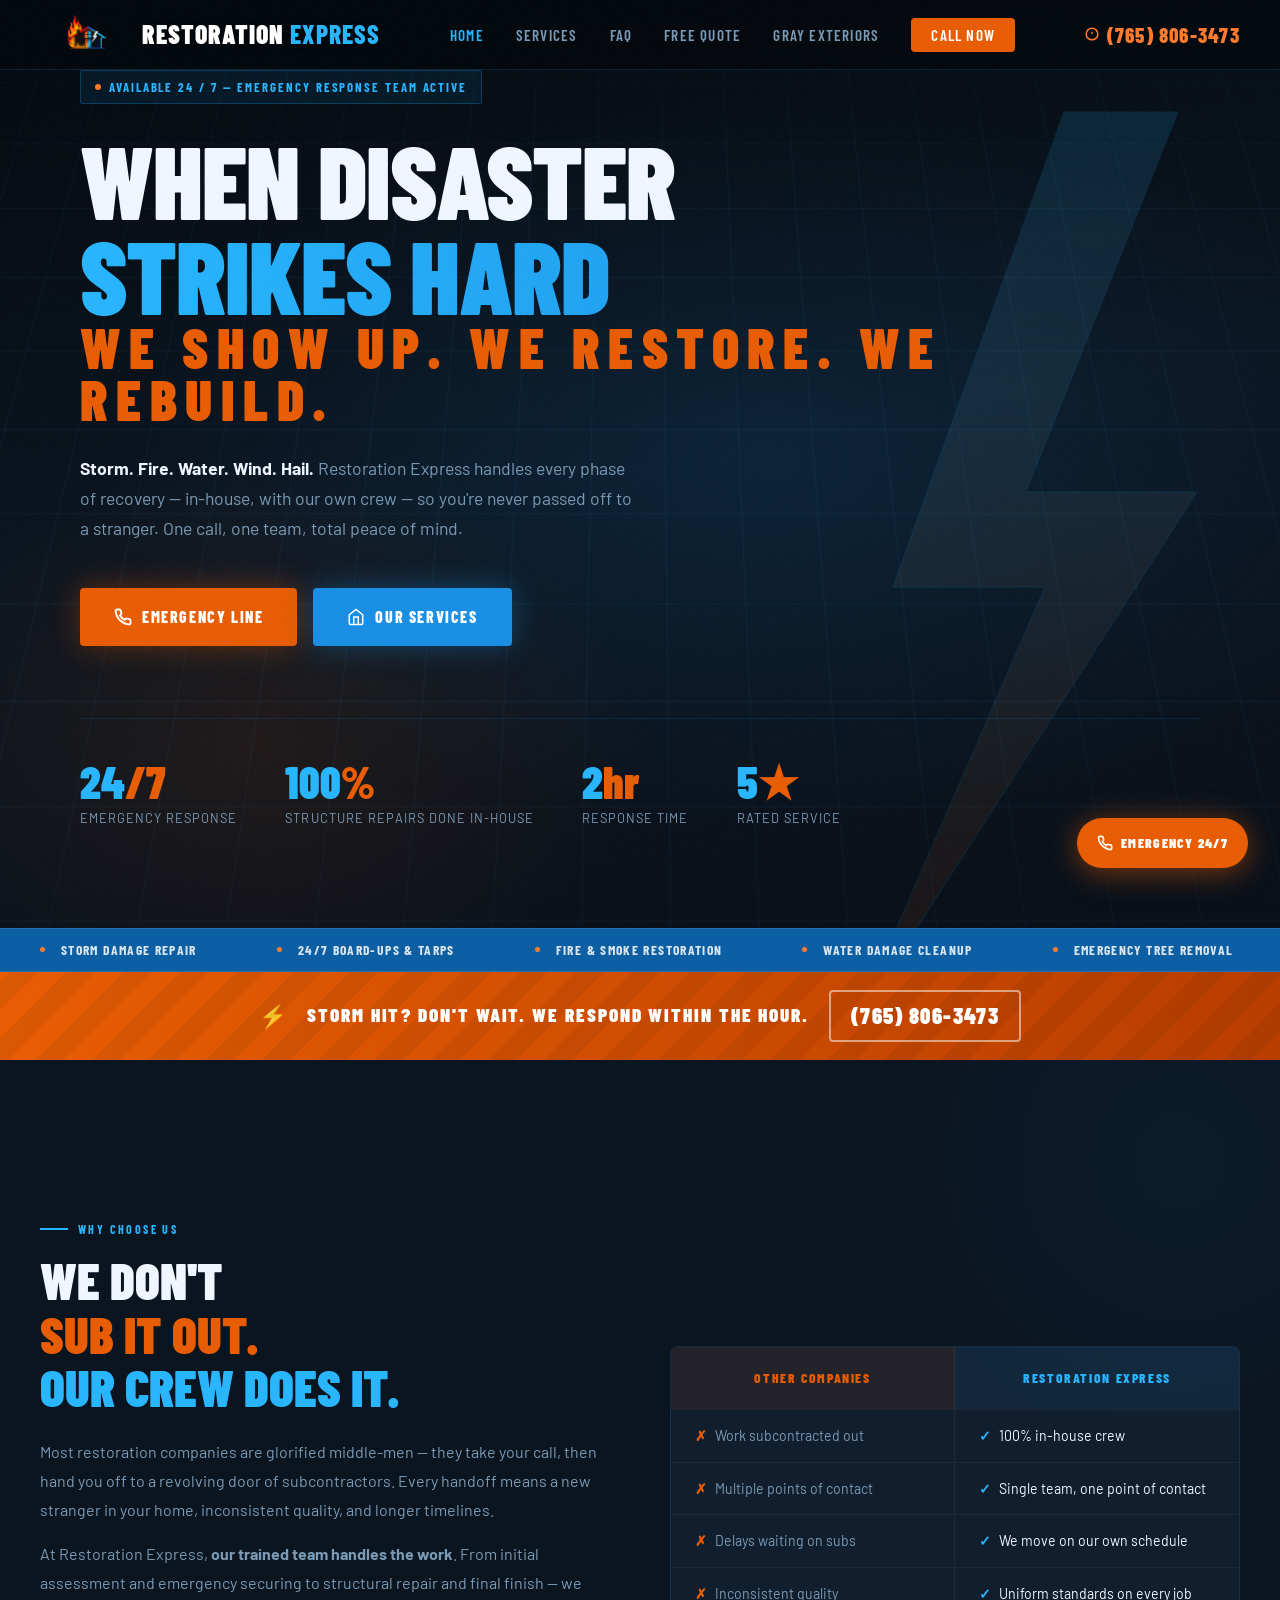
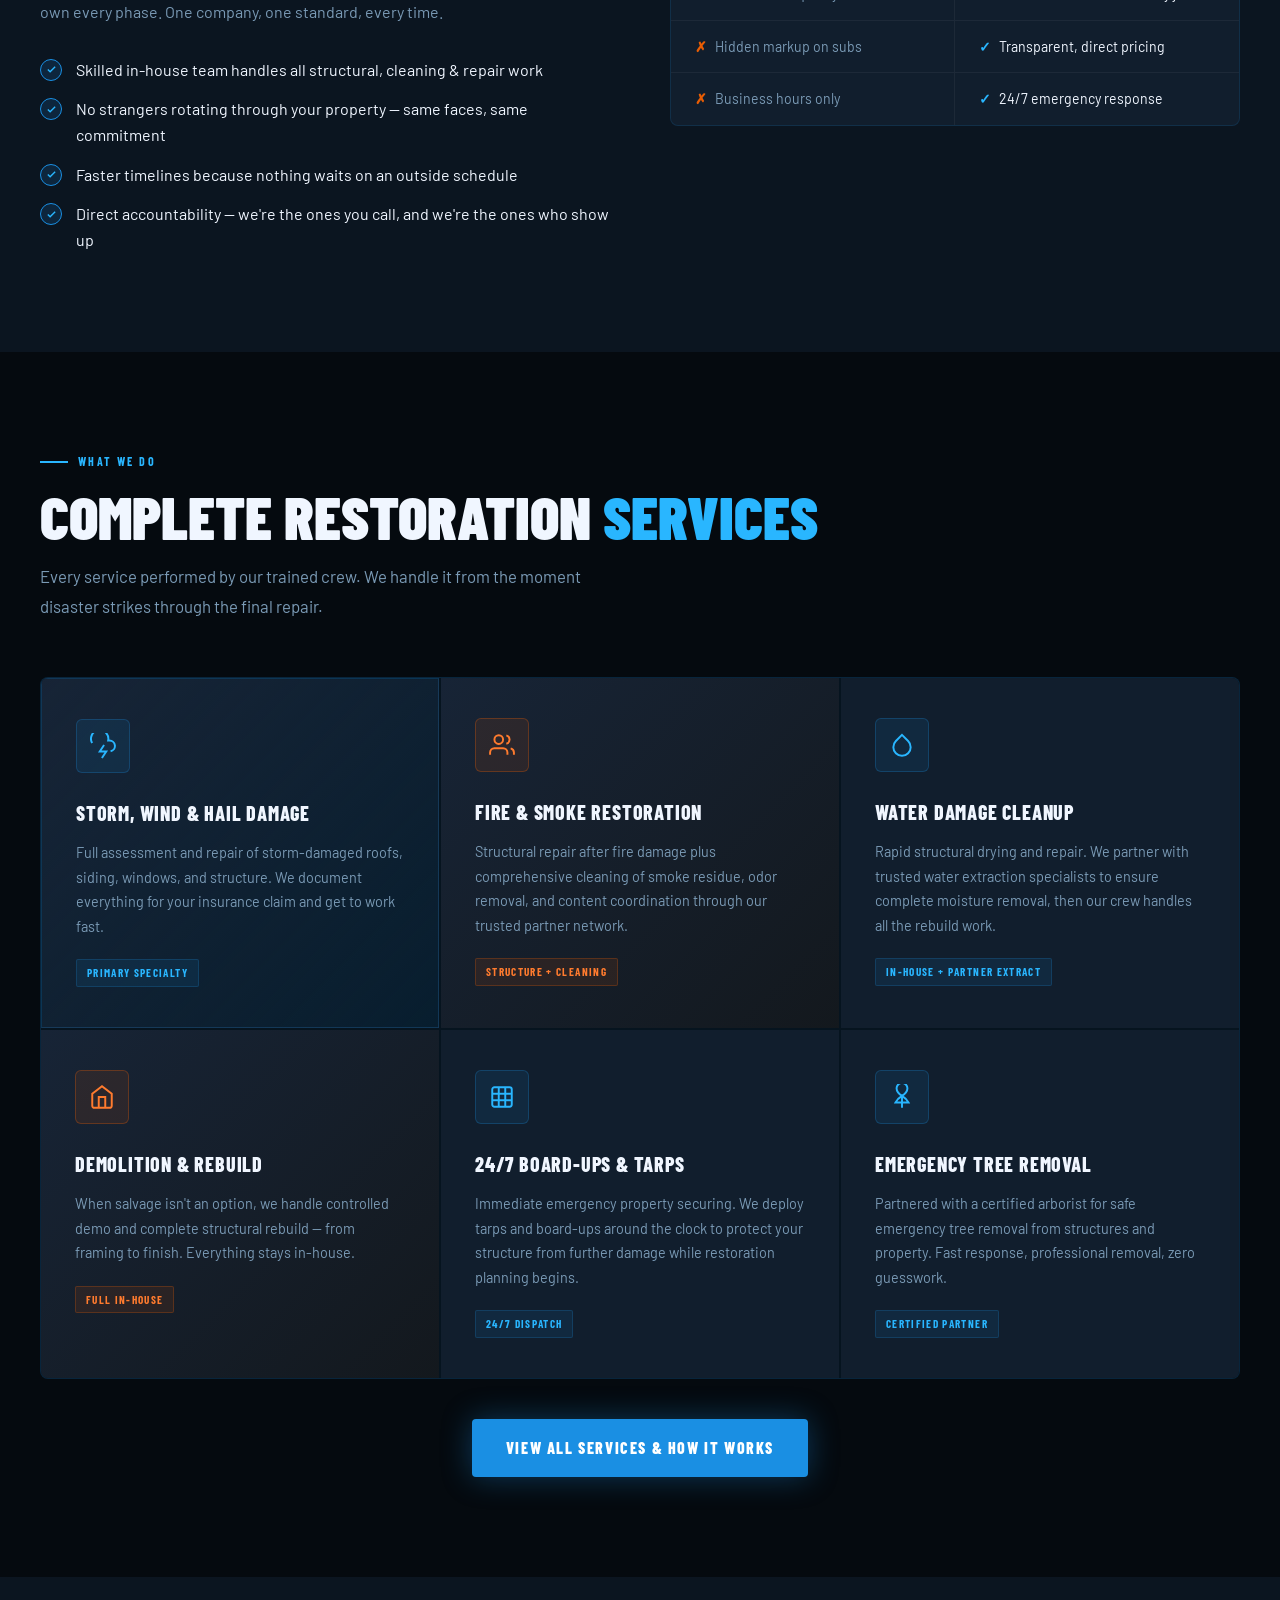
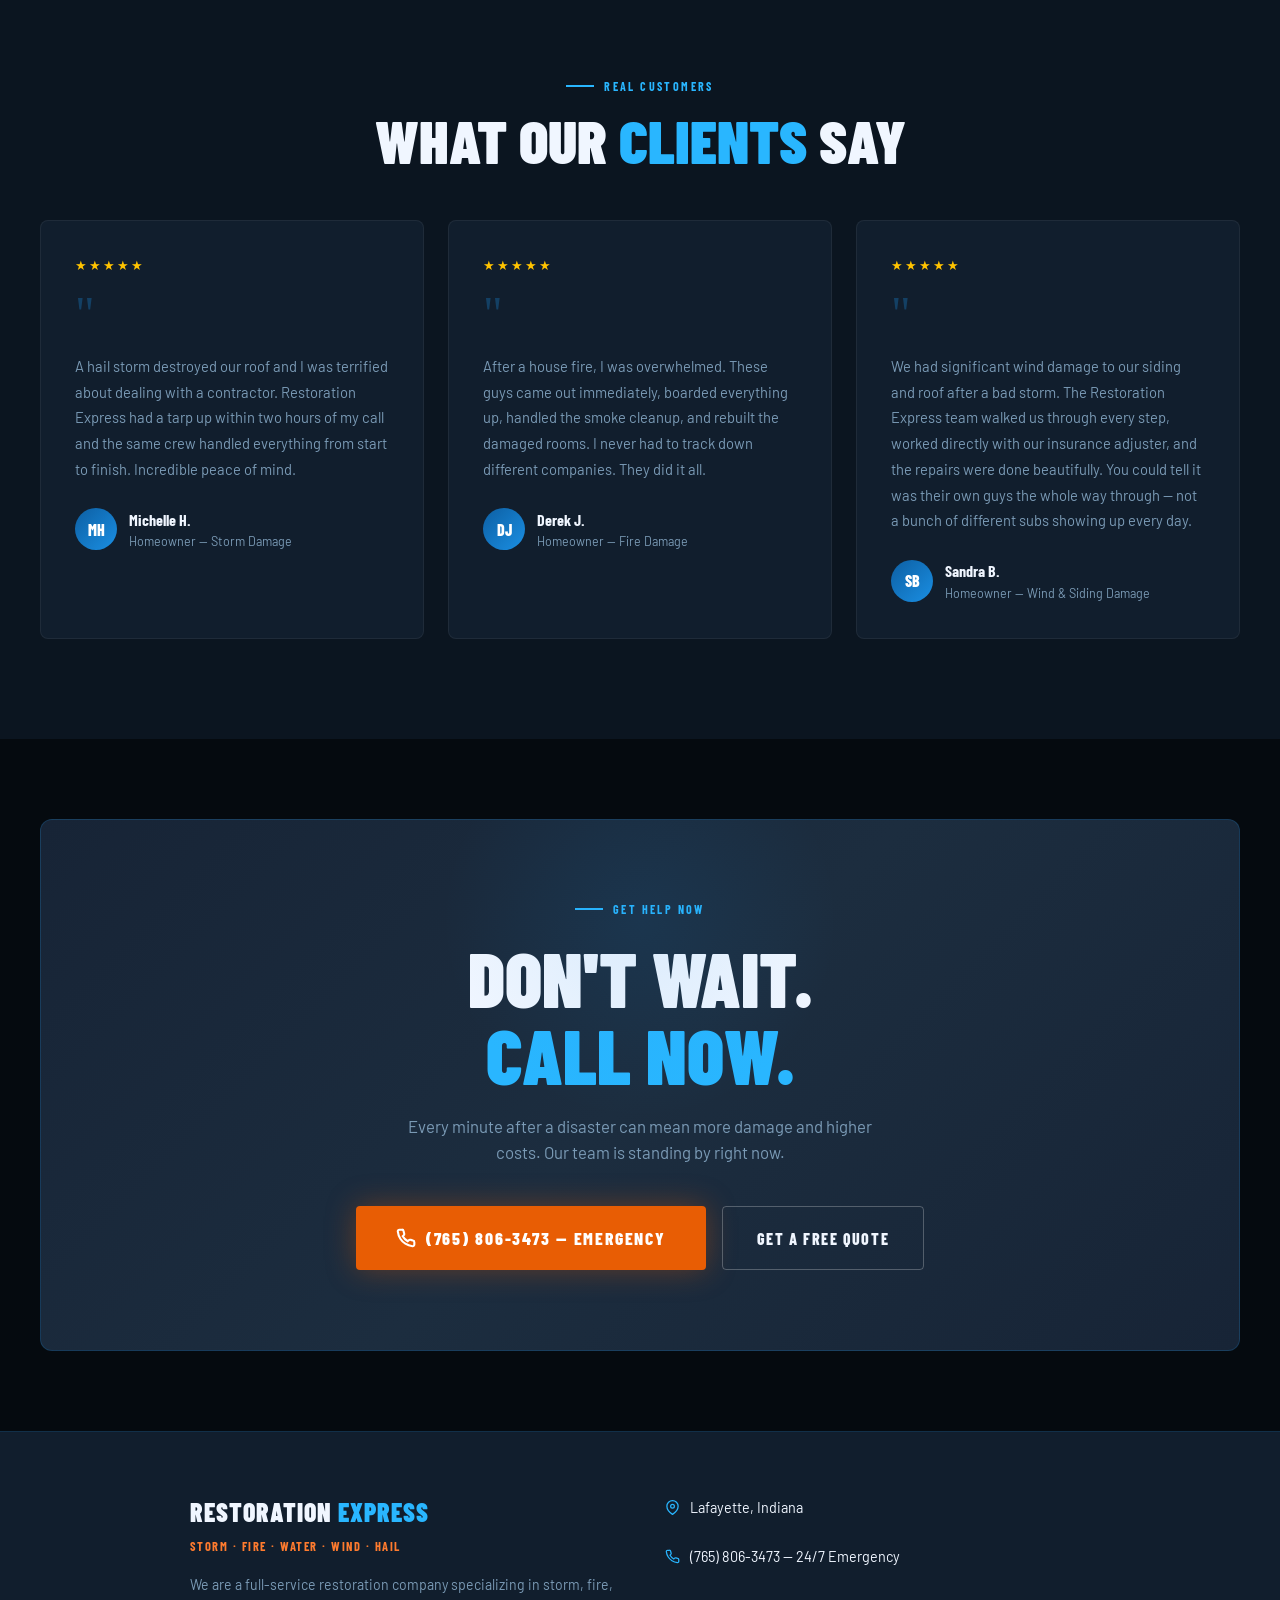
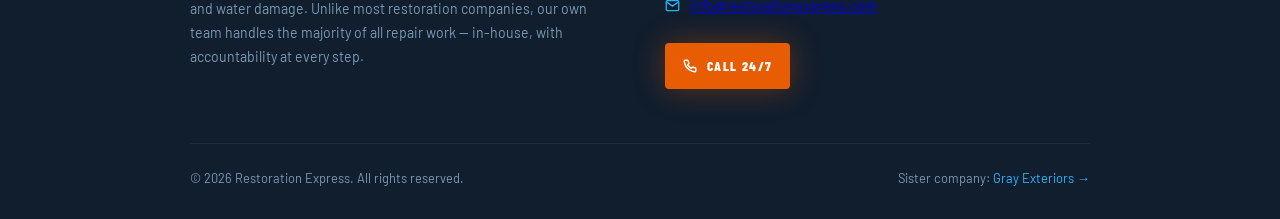
<file: index.html>
<!DOCTYPE html>
<html lang="en">
<head>
  <meta charset="UTF-8" />
  <meta name="viewport" content="width=device-width, initial-scale=1.0" />
  <title>Restoration Express | Storm, Fire & Water Damage Repair — Lafayette, Indiana</title>

  <!-- Primary SEO -->
  <meta name="description" content="Restoration Express is Lafayette Indiana's 24/7 storm, fire & water damage restoration company. 100% in-house crew — no subs. Emergency board-ups, fire & smoke restoration, water damage cleanup, hail & wind repair. 2-hour response. Call (765) 806-3473." />
  <meta name="robots" content="index, follow, max-snippet:-1, max-image-preview:large, max-video-preview:-1" />
  <meta name="author" content="Restoration Express" />
  <meta name="geo.region" content="US-IN" />
  <meta name="geo.placename" content="Lafayette, Indiana" />

  <!-- Open Graph -->
  <meta property="og:type" content="website" />
  <meta property="og:site_name" content="Restoration Express" />
  <meta property="og:title" content="Restoration Express | Storm, Fire & Water Damage Experts — Lafayette, Indiana" />
  <meta property="og:description" content="Lafayette Indiana's 24/7 restoration experts. 100% in-house crew handles storm, fire, water, hail & wind damage from first call to final finish. (765) 806-3473" />
  <meta property="og:image" content="https://restorationexpress.com/RE%20Logo.png" />
  <meta property="og:image:alt" content="Restoration Express Logo" />

  <!-- Twitter Card -->
  <meta name="twitter:card" content="summary_large_image" />
  <meta name="twitter:title" content="Restoration Express | Storm, Fire & Water Damage — Lafayette, Indiana" />
  <meta name="twitter:description" content="Lafayette Indiana's 24/7 restoration experts. 100% in-house crew. Storm, fire, water, hail & wind damage. 2-hour response. (765) 806-3473" />
  <meta name="twitter:image" content="https://restorationexpress.com/RE%20Logo.png" />

  <!-- Favicon -->
  <link rel="icon" type="image/svg+xml" href="favicon.svg" />
  <link rel="sitemap" type="application/xml" href="/sitemap.xml" />
  <link rel="canonical" href="https://restorationexpress.com/" />

  <!-- JSON-LD Structured Data -->
  <script type="application/ld+json">
  {
    "@context": "https://schema.org",
    "@graph": [
      {
        "@type": "LocalBusiness",
        "@id": "#business",
        "name": "Restoration Express",
        "description": "Full-service storm, fire, and water damage restoration company. 100% in-house crew handles every phase of recovery — emergency securing through complete structural rebuild.",
        "telephone": "+17658063473",
        "email": "info@restorationexpress.com",
        "url": "https://restorationexpress.com",
        "logo": "https://restorationexpress.com/RE%20Logo.png",
        "image": "https://restorationexpress.com/RE%20Logo.png",
        "priceRange": "$$",
        "openingHours": "Mo-Su 00:00-24:00",
        "address": {
          "@type": "PostalAddress",
          "addressLocality": "Lafayette",
          "addressRegion": "IN",
          "addressCountry": "US"
        },
        "areaServed": [
          { "@type": "City", "name": "Lafayette, Indiana" },
          { "@type": "City", "name": "West Lafayette, Indiana" },
          { "@type": "State", "name": "Indiana" }
        ],
        "hasOfferCatalog": {
          "@type": "OfferCatalog",
          "name": "Restoration Services",
          "itemListElement": [
            { "@type": "Offer", "itemOffered": { "@type": "Service", "name": "Storm, Wind & Hail Damage Repair" } },
            { "@type": "Offer", "itemOffered": { "@type": "Service", "name": "Fire & Smoke Restoration" } },
            { "@type": "Offer", "itemOffered": { "@type": "Service", "name": "Water Damage Cleanup" } },
            { "@type": "Offer", "itemOffered": { "@type": "Service", "name": "Demolition & Rebuild" } },
            { "@type": "Offer", "itemOffered": { "@type": "Service", "name": "24/7 Emergency Board-Ups & Tarps" } },
            { "@type": "Offer", "itemOffered": { "@type": "Service", "name": "Emergency Tree Removal" } }
          ]
        },
        "aggregateRating": {
          "@type": "AggregateRating",
          "ratingValue": "5",
          "bestRating": "5",
          "reviewCount": "3"
        },
        "review": [
          {
            "@type": "Review",
            "author": { "@type": "Person", "name": "Michelle H." },
            "reviewRating": { "@type": "Rating", "ratingValue": "5", "bestRating": "5" },
            "reviewBody": "A hail storm destroyed our roof and I was terrified about dealing with a contractor. Restoration Express had a tarp up within two hours of my call and the same crew handled everything from start to finish. Incredible peace of mind."
          },
          {
            "@type": "Review",
            "author": { "@type": "Person", "name": "Derek J." },
            "reviewRating": { "@type": "Rating", "ratingValue": "5", "bestRating": "5" },
            "reviewBody": "After a house fire, I was overwhelmed. These guys came out immediately, boarded everything up, handled the smoke cleanup, and rebuilt the damaged rooms. I never had to track down different companies. They did it all."
          },
          {
            "@type": "Review",
            "author": { "@type": "Person", "name": "Sandra B." },
            "reviewRating": { "@type": "Rating", "ratingValue": "5", "bestRating": "5" },
            "reviewBody": "We had significant wind damage to our siding and roof after a bad storm. The Restoration Express team walked us through every step, worked directly with our insurance adjuster, and the repairs were done beautifully."
          }
        ]
      },
      {
        "@type": "WebSite",
        "name": "Restoration Express",
        "url": "https://restorationexpress.com"
      }
    ]
  }
  </script>

  <link rel="preconnect" href="https://fonts.googleapis.com" />
  <link rel="preconnect" href="https://fonts.gstatic.com" crossorigin />
  <link href="https://fonts.googleapis.com/css2?family=Barlow+Condensed:wght@400;600;700;800;900&family=Barlow:wght@300;400;500;600&family=Oswald:wght@700&display=swap" rel="stylesheet" />
  <link rel="stylesheet" href="styles.css" />

  <style>
    /* ─────────────── HERO (homepage only) ─────────────── */
    #hero {
      min-height: 100vh;
      position: relative;
      display: flex;
      align-items: center;
      overflow: hidden;
      padding-top: 70px;
    }

    .hero-bg {
      position: absolute;
      inset: 0;
      background: radial-gradient(ellipse 80% 60% at 60% 50%, rgba(26,143,227,0.12) 0%, transparent 65%),
                  radial-gradient(ellipse 50% 50% at 20% 80%, rgba(232,93,4,0.10) 0%, transparent 60%),
                  linear-gradient(170deg, #050a0f 0%, #0b1520 50%, #0a1019 100%);
    }

    .hero-grid {
      position: absolute;
      inset: 0;
      background-image:
        linear-gradient(rgba(26,143,227,0.06) 1px, transparent 1px),
        linear-gradient(90deg, rgba(26,143,227,0.06) 1px, transparent 1px);
      background-size: 60px 60px;
      transform: perspective(900px) rotateX(25deg) translateY(-10%);
      transform-origin: center top;
      mask-image: linear-gradient(to bottom, transparent 0%, black 30%, black 70%, transparent 100%);
    }

    .hero-lightning {
      position: absolute;
      right: 5%;
      top: 10%;
      width: 380px;
      opacity: 0.18;
      animation: flicker 4s ease-in-out infinite;
    }

    .hero-content {
      position: relative;
      z-index: 2;
      max-width: 1200px;
      margin: 0 auto;
      padding: 0 40px;
      width: 100%;
    }

    .hero-badge {
      display: inline-flex;
      align-items: center;
      gap: 8px;
      background: rgba(26,143,227,0.1);
      border: 1px solid rgba(26,143,227,0.3);
      color: var(--blue-bright);
      font-family: 'Barlow Condensed', sans-serif;
      font-weight: 700;
      font-size: 0.8rem;
      letter-spacing: 0.15em;
      text-transform: uppercase;
      padding: 6px 14px;
      border-radius: 2px;
      margin-bottom: 28px;
      animation: fadeInDown 0.7s ease both;
    }

    .hero-badge-dot {
      width: 6px;
      height: 6px;
      background: var(--orange-bright);
      border-radius: 50%;
      animation: blink 1s step-end infinite;
    }

    h1 {
      font-family: 'Barlow Condensed', sans-serif;
      font-weight: 900;
      font-size: clamp(3.5rem, 8vw, 7.5rem);
      line-height: 0.92;
      letter-spacing: -0.01em;
      text-transform: uppercase;
      margin-bottom: 30px;
      animation: fadeInUp 0.8s ease 0.1s both;
    }

    h1 .line1 { display: block; color: var(--white); }
    h1 .line2 {
      display: block;
      background: linear-gradient(90deg, var(--blue-bright), var(--blue));
      -webkit-background-clip: text;
      -webkit-text-fill-color: transparent;
      background-clip: text;
    }
    h1 .line3 {
      display: block;
      color: var(--orange);
      font-size: 55%;
      letter-spacing: 0.15em;
      -webkit-text-fill-color: var(--orange);
    }

    .hero-sub {
      font-size: 1.1rem;
      color: var(--gray);
      max-width: 560px;
      margin-bottom: 44px;
      line-height: 1.7;
      animation: fadeInUp 0.8s ease 0.2s both;
    }

    .hero-sub strong { color: var(--white); }

    .hero-actions {
      display: flex;
      gap: 16px;
      flex-wrap: wrap;
      animation: fadeInUp 0.8s ease 0.3s both;
    }

    .hero-stats {
      display: flex;
      gap: 48px;
      margin-top: 72px;
      padding-top: 40px;
      border-top: 1px solid rgba(26,143,227,0.15);
      animation: fadeInUp 0.8s ease 0.4s both;
    }

    .stat-num {
      font-family: 'Barlow Condensed', sans-serif;
      font-weight: 900;
      font-size: 2.8rem;
      color: var(--blue-bright);
      line-height: 1;
    }

    .stat-num span { color: var(--orange); }

    .stat-label {
      font-size: 0.8rem;
      color: var(--gray);
      letter-spacing: 0.08em;
      text-transform: uppercase;
      margin-top: 4px;
    }

    @keyframes flicker {
      0%, 100% { opacity: 0.18; }
      50% { opacity: 0.12; }
    }

    @media (max-width: 768px) {
      .hero-stats { gap: 24px; flex-wrap: wrap; }
    }
  </style>
</head>
<body>

  <!-- FLOATING EMERGENCY -->
  <a href="tel:+17658063473" class="float-emergency">
    <svg width="16" height="16" fill="none" stroke="currentColor" stroke-width="2.5" viewBox="0 0 24 24"><path d="M22 16.92v3a2 2 0 01-2.18 2 19.79 19.79 0 01-8.63-3.07 19.5 19.5 0 01-6-6 19.79 19.79 0 01-3.07-8.67A2 2 0 014.11 2h3a2 2 0 012 1.72 12.84 12.84 0 00.7 2.81 2 2 0 01-.45 2.11L8.09 9.91a16 16 0 006 6l1.27-1.27a2 2 0 012.11-.45 12.84 12.84 0 002.81.7A2 2 0 0122 16.92z"/></svg>
    Emergency 24/7
  </a>

  <!-- NAV -->
  <nav>
    <a class="nav-logo" href="index.html">
      <img class="nav-logo-icon" src="Top Left Logo.png" alt="Restoration Express" />
      <div class="nav-logo-text">Restoration <span>Express</span></div>
    </a>

    <ul class="nav-links">
      <li><a href="index.html" style="color:var(--blue-bright);">Home</a></li>
      <li><a href="services.html">Services</a></li>
      <li><a href="faq.html">FAQ</a></li>
      <li><a href="contact.html">Free Quote</a></li>
      <li><a href="https://grayexteriors.com" target="_blank">Gray Exteriors</a></li>
      <li><a href="tel:+17658063473" class="nav-cta">Call Now</a></li>
    </ul>

    <button class="hamburger" id="hamburger" aria-label="Open menu">
      <span></span><span></span><span></span>
    </button>

    <div class="nav-emergency">
      <svg width="14" height="14" fill="none" stroke="currentColor" stroke-width="2.5" viewBox="0 0 24 24"><circle cx="12" cy="12" r="10"/><line x1="12" y1="8" x2="12" y2="12"/><line x1="12" y1="16" x2="12.01" y2="16"/></svg>
      (765) 806-3473
    </div>
  </nav>

  <!-- MOBILE MENU -->
  <div class="mobile-menu" id="mobileMenu">
    <a href="index.html" onclick="closeMobileMenu()">Home</a>
    <a href="services.html" onclick="closeMobileMenu()">Services</a>
    <a href="faq.html" onclick="closeMobileMenu()">FAQ</a>
    <a href="contact.html" onclick="closeMobileMenu()">Free Quote</a>
    <a href="https://grayexteriors.com" target="_blank" onclick="closeMobileMenu()">Gray Exteriors</a>
    <a href="tel:+17658063473" class="mobile-cta">Call (765) 806-3473</a>
  </div>

  <!-- HERO -->
  <section id="hero">
    <div class="hero-bg"></div>
    <div class="hero-grid"></div>

    <svg class="hero-lightning" viewBox="0 0 200 500" fill="none" xmlns="http://www.w3.org/2000/svg">
      <path d="M120 10L30 260h80L10 490l180-280h-90L180 10z" fill="url(#lgbolt)" stroke="rgba(41,182,255,0.4)" stroke-width="1"/>
      <defs>
        <linearGradient id="lgbolt" x1="0" y1="0" x2="0" y2="1">
          <stop offset="0%" stop-color="#29b6ff" stop-opacity="0.8"/>
          <stop offset="100%" stop-color="#e85d04" stop-opacity="0.4"/>
        </linearGradient>
      </defs>
    </svg>

    <div class="hero-content">
      <div class="hero-badge">
        <div class="hero-badge-dot"></div>
        Available 24 / 7 — Emergency Response Team Active
      </div>

      <h1>
        <span class="line1">When Disaster</span>
        <span class="line2">Strikes Hard</span>
        <span class="line3">We Show Up. We Restore. We Rebuild.</span>
      </h1>

      <p class="hero-sub">
        <strong>Storm. Fire. Water. Wind. Hail.</strong> Restoration Express handles every phase of recovery — in-house, with our own crew — so you're never passed off to a stranger. One call, one team, total peace of mind.
      </p>

      <div class="hero-actions">
        <a href="tel:+17658063473" class="btn-emergency">
          <svg width="18" height="18" fill="none" stroke="currentColor" stroke-width="2.5" viewBox="0 0 24 24"><path d="M22 16.92v3a2 2 0 01-2.18 2 19.79 19.79 0 01-8.63-3.07 19.5 19.5 0 01-6-6 19.79 19.79 0 01-3.07-8.67A2 2 0 014.11 2h3a2 2 0 012 1.72 12.84 12.84 0 00.7 2.81 2 2 0 01-.45 2.11L8.09 9.91a16 16 0 006 6l1.27-1.27a2 2 0 012.11-.45 12.84 12.84 0 002.81.7A2 2 0 0122 16.92z"/></svg>
          Emergency Line
        </a>
        <a href="services.html" class="btn-primary">
          <svg width="18" height="18" fill="none" stroke="currentColor" stroke-width="2" viewBox="0 0 24 24"><path d="M3 9l9-7 9 7v11a2 2 0 01-2 2H5a2 2 0 01-2-2z"/><polyline points="9 22 9 12 15 12 15 22"/></svg>
          Our Services
        </a>
      </div>

      <div class="hero-stats">
        <div>
          <div class="stat-num">24<span>/7</span></div>
          <div class="stat-label">Emergency Response</div>
        </div>
        <div>
          <div class="stat-num">100<span>%</span></div>
          <div class="stat-label">Structure Repairs Done In-House</div>
        </div>
        <div>
          <div class="stat-num">2<span>hr</span></div>
          <div class="stat-label">Response Time</div>
        </div>
        <div>
          <div class="stat-num">5<span>★</span></div>
          <div class="stat-label">Rated Service</div>
        </div>
      </div>
    </div>
  </section>

  <!-- TICKER -->
  <div class="ticker-wrap">
    <div class="ticker">
      <div class="ticker-item"><span class="ticker-dot"></span> Storm Damage Repair</div>
      <div class="ticker-item"><span class="ticker-dot"></span> 24/7 Board-Ups & Tarps</div>
      <div class="ticker-item"><span class="ticker-dot"></span> Fire & Smoke Restoration</div>
      <div class="ticker-item"><span class="ticker-dot"></span> Water Damage Cleanup</div>
      <div class="ticker-item"><span class="ticker-dot"></span> Emergency Tree Removal</div>
      <div class="ticker-item"><span class="ticker-dot"></span> Hail & Wind Damage</div>
      <div class="ticker-item"><span class="ticker-dot"></span> Structural Repairs</div>
      <div class="ticker-item"><span class="ticker-dot"></span> Demo & Rebuild</div>
      <!-- duplicate for seamless loop -->
      <div class="ticker-item"><span class="ticker-dot"></span> Storm Damage Repair</div>
      <div class="ticker-item"><span class="ticker-dot"></span> 24/7 Board-Ups & Tarps</div>
      <div class="ticker-item"><span class="ticker-dot"></span> Fire & Smoke Restoration</div>
      <div class="ticker-item"><span class="ticker-dot"></span> Water Damage Cleanup</div>
      <div class="ticker-item"><span class="ticker-dot"></span> Emergency Tree Removal</div>
      <div class="ticker-item"><span class="ticker-dot"></span> Hail & Wind Damage</div>
      <div class="ticker-item"><span class="ticker-dot"></span> Structural Repairs</div>
      <div class="ticker-item"><span class="ticker-dot"></span> Demo & Rebuild</div>
    </div>
  </div>

  <!-- EMERGENCY BANNER -->
  <div class="emergency-banner">
    <span style="font-size:1.4rem;">⚡</span>
    <span class="emergency-banner-text">Storm hit? Don't wait. We respond within the hour.</span>
    <a href="tel:+17658063473">(765) 806-3473</a>
  </div>

  <!-- DIFFERENCE -->
  <section id="difference">
    <div class="section-inner">
      <div class="diff-grid">
        <div class="reveal">
          <div class="section-label">Why Choose Us</div>
          <div class="diff-heading">
            We Don't<br>
            <span class="warning">Sub It Out.</span><br>
            <span class="highlight">Our Crew Does It.</span>
          </div>
          <p class="diff-text">Most restoration companies are glorified middle-men — they take your call, then hand you off to a revolving door of subcontractors. Every handoff means a new stranger in your home, inconsistent quality, and longer timelines.</p>
          <p class="diff-text">At Restoration Express, <strong>our trained team handles the work</strong>. From initial assessment and emergency securing to structural repair and final finish — we own every phase. One company, one standard, every time.</p>
          <ul class="diff-checklist">
            <li>
              <div class="check-icon"><svg fill="none" stroke="#29b6ff" stroke-width="3" viewBox="0 0 24 24"><polyline points="20 6 9 17 4 12"/></svg></div>
              <span>Skilled in-house team handles all structural, cleaning & repair work</span>
            </li>
            <li>
              <div class="check-icon"><svg fill="none" stroke="#29b6ff" stroke-width="3" viewBox="0 0 24 24"><polyline points="20 6 9 17 4 12"/></svg></div>
              <span>No strangers rotating through your property — same faces, same commitment</span>
            </li>
            <li>
              <div class="check-icon"><svg fill="none" stroke="#29b6ff" stroke-width="3" viewBox="0 0 24 24"><polyline points="20 6 9 17 4 12"/></svg></div>
              <span>Faster timelines because nothing waits on an outside schedule</span>
            </li>
            <li>
              <div class="check-icon"><svg fill="none" stroke="#29b6ff" stroke-width="3" viewBox="0 0 24 24"><polyline points="20 6 9 17 4 12"/></svg></div>
              <span>Direct accountability — we're the ones you call, and we're the ones who show up</span>
            </li>
          </ul>
        </div>

        <div class="reveal reveal-d2">
          <div class="vs-card">
            <div class="vs-header">
              <div class="vs-col-bad">
                <div class="vs-col-label">Other Companies</div>
              </div>
              <div class="vs-col-good">
                <div class="vs-col-label">Restoration Express</div>
              </div>
            </div>
            <div class="vs-rows">
              <div class="vs-row">
                <div class="vs-cell vs-cell-bad">Work subcontracted out</div>
                <div class="vs-cell vs-cell-good">100% in-house crew</div>
              </div>
              <div class="vs-row">
                <div class="vs-cell vs-cell-bad">Multiple points of contact</div>
                <div class="vs-cell vs-cell-good">Single team, one point of contact</div>
              </div>
              <div class="vs-row">
                <div class="vs-cell vs-cell-bad">Delays waiting on subs</div>
                <div class="vs-cell vs-cell-good">We move on our own schedule</div>
              </div>
              <div class="vs-row">
                <div class="vs-cell vs-cell-bad">Inconsistent quality</div>
                <div class="vs-cell vs-cell-good">Uniform standards on every job</div>
              </div>
              <div class="vs-row">
                <div class="vs-cell vs-cell-bad">Hidden markup on subs</div>
                <div class="vs-cell vs-cell-good">Transparent, direct pricing</div>
              </div>
              <div class="vs-row">
                <div class="vs-cell vs-cell-bad">Business hours only</div>
                <div class="vs-cell vs-cell-good">24/7 emergency response</div>
              </div>
            </div>
          </div>
        </div>
      </div>
    </div>
  </section>

  <!-- SERVICES -->
  <section id="services">
    <div class="section-inner">
      <div class="services-header">
        <div>
          <div class="section-label">What We Do</div>
          <h2>Complete Restoration <em>Services</em></h2>
          <p class="section-intro">Every service performed by our trained crew. We handle it from the moment disaster strikes through the final repair.</p>
        </div>
      </div>

      <div class="services-grid reveal">
        <div class="service-card featured">
          <div class="service-icon">
            <svg width="26" height="26" fill="none" stroke="#29b6ff" stroke-width="1.8" viewBox="0 0 24 24"><path d="M19 16.9A5 5 0 0018 7h-1.26A8 8 0 102 9.3"/><polyline points="13 11 9 17 15 17 11 23"/></svg>
          </div>
          <div class="service-title">Storm, Wind & Hail Damage</div>
          <div class="service-desc">Full assessment and repair of storm-damaged roofs, siding, windows, and structure. We document everything for your insurance claim and get to work fast.</div>
          <span class="service-tag">Primary Specialty</span>
        </div>

        <div class="service-card featured-orange">
          <div class="service-icon orange">
            <svg width="26" height="26" fill="none" stroke="#ff7b2e" stroke-width="1.8" viewBox="0 0 24 24"><path d="M17 21v-2a4 4 0 00-4-4H5a4 4 0 00-4 4v2"/><circle cx="9" cy="7" r="4"/><path d="M23 21v-2a4 4 0 00-3-3.87"/><path d="M16 3.13a4 4 0 010 7.75"/></svg>
          </div>
          <div class="service-title">Fire & Smoke Restoration</div>
          <div class="service-desc">Structural repair after fire damage plus comprehensive cleaning of smoke residue, odor removal, and content coordination through our trusted partner network.</div>
          <span class="service-tag orange">Structure + Cleaning</span>
        </div>

        <div class="service-card">
          <div class="service-icon">
            <svg width="26" height="26" fill="none" stroke="#29b6ff" stroke-width="1.8" viewBox="0 0 24 24"><path d="M12 2.69l5.66 5.66a8 8 0 11-11.31 0z"/></svg>
          </div>
          <div class="service-title">Water Damage Cleanup</div>
          <div class="service-desc">Rapid structural drying and repair. We partner with trusted water extraction specialists to ensure complete moisture removal, then our crew handles all the rebuild work.</div>
          <span class="service-tag">In-House + Partner Extract</span>
        </div>

        <div class="service-card featured-orange">
          <div class="service-icon orange">
            <svg width="26" height="26" fill="none" stroke="#ff7b2e" stroke-width="1.8" viewBox="0 0 24 24"><path d="M3 9l9-7 9 7v11a2 2 0 01-2 2H5a2 2 0 01-2-2z"/><polyline points="9 22 9 12 15 12 15 22"/></svg>
          </div>
          <div class="service-title">Demolition & Rebuild</div>
          <div class="service-desc">When salvage isn't an option, we handle controlled demo and complete structural rebuild — from framing to finish. Everything stays in-house.</div>
          <span class="service-tag orange">Full In-House</span>
        </div>

        <div class="service-card">
          <div class="service-icon">
            <svg width="26" height="26" fill="none" stroke="#29b6ff" stroke-width="1.8" viewBox="0 0 24 24"><rect x="3" y="3" width="18" height="18" rx="2"/><line x1="3" y1="9" x2="21" y2="9"/><line x1="3" y1="15" x2="21" y2="15"/><line x1="9" y1="3" x2="9" y2="21"/><line x1="15" y1="3" x2="15" y2="21"/></svg>
          </div>
          <div class="service-title">24/7 Board-Ups & Tarps</div>
          <div class="service-desc">Immediate emergency property securing. We deploy tarps and board-ups around the clock to protect your structure from further damage while restoration planning begins.</div>
          <span class="service-tag">24/7 Dispatch</span>
        </div>

        <div class="service-card">
          <div class="service-icon">
            <svg width="26" height="26" fill="none" stroke="#29b6ff" stroke-width="1.8" viewBox="0 0 24 24"><line x1="12" y1="22" x2="12" y2="11"/><path d="M12 11C12 11 7 8 7 4a5 5 0 0110 0c0 4-5 7-5 7z"/><path d="M12 11C12 11 8 13.5 6 17h12c-2-3.5-6-6-6-6z"/></svg>
          </div>
          <div class="service-title">Emergency Tree Removal</div>
          <div class="service-desc">Partnered with a certified arborist for safe emergency tree removal from structures and property. Fast response, professional removal, zero guesswork.</div>
          <span class="service-tag">Certified Partner</span>
        </div>
      </div>

      <div style="text-align:center; margin-top:40px;">
        <a href="services.html" class="btn-primary">View All Services & How It Works</a>
      </div>
    </div>
  </section>

  <!-- TESTIMONIALS -->
  <section id="testimonials" style="background: var(--dark);">
    <div class="section-inner">
      <div style="text-align:center;">
        <div class="section-label" style="justify-content:center;">Real Customers</div>
        <h2>What Our <em>Clients</em> Say</h2>
      </div>

      <div class="testimonials-grid reveal" style="margin-top:50px;">
        <div class="testimonial-card">
          <div class="stars">★★★★★</div>
          <div class="testimonial-quote">"</div>
          <div class="testimonial-text">A hail storm destroyed our roof and I was terrified about dealing with a contractor. Restoration Express had a tarp up within two hours of my call and the same crew handled everything from start to finish. Incredible peace of mind.</div>
          <div class="testimonial-author">
            <div class="author-avatar">MH</div>
            <div>
              <div class="author-name">Michelle H.</div>
              <div class="author-loc">Homeowner — Storm Damage</div>
            </div>
          </div>
        </div>

        <div class="testimonial-card">
          <div class="stars">★★★★★</div>
          <div class="testimonial-quote">"</div>
          <div class="testimonial-text">After a house fire, I was overwhelmed. These guys came out immediately, boarded everything up, handled the smoke cleanup, and rebuilt the damaged rooms. I never had to track down different companies. They did it all.</div>
          <div class="testimonial-author">
            <div class="author-avatar">DJ</div>
            <div>
              <div class="author-name">Derek J.</div>
              <div class="author-loc">Homeowner — Fire Damage</div>
            </div>
          </div>
        </div>

        <div class="testimonial-card">
          <div class="stars">★★★★★</div>
          <div class="testimonial-quote">"</div>
          <div class="testimonial-text">We had significant wind damage to our siding and roof after a bad storm. The Restoration Express team walked us through every step, worked directly with our insurance adjuster, and the repairs were done beautifully. You could tell it was their own guys the whole way through — not a bunch of different subs showing up every day.</div>
          <div class="testimonial-author">
            <div class="author-avatar">SB</div>
            <div>
              <div class="author-name">Sandra B.</div>
              <div class="author-loc">Homeowner — Wind & Siding Damage</div>
            </div>
          </div>
        </div>
      </div>
    </div>
  </section>

  <!-- CTA -->
  <section id="cta">
    <div class="cta-inner reveal">
      <div class="section-label" style="justify-content:center; margin-bottom:20px;">Get Help Now</div>
      <div class="cta-title">Don't Wait.<br><em>Call Now.</em></div>
      <p class="cta-sub">Every minute after a disaster can mean more damage and higher costs. Our team is standing by right now.</p>
      <div class="cta-btns">
        <a href="tel:+17658063473" class="btn-emergency" style="font-size:1.1rem; padding: 18px 40px;">
          <svg width="20" height="20" fill="none" stroke="currentColor" stroke-width="2.5" viewBox="0 0 24 24"><path d="M22 16.92v3a2 2 0 01-2.18 2 19.79 19.79 0 01-8.63-3.07 19.5 19.5 0 01-6-6 19.79 19.79 0 01-3.07-8.67A2 2 0 014.11 2h3a2 2 0 012 1.72 12.84 12.84 0 00.7 2.81 2 2 0 01-.45 2.11L8.09 9.91a16 16 0 006 6l1.27-1.27a2 2 0 012.11-.45 12.84 12.84 0 002.81.7A2 2 0 0122 16.92z"/></svg>
          (765) 806-3473 — Emergency
        </a>
        <a href="contact.html" class="btn-outline">Get a Free Quote</a>
      </div>
    </div>
  </section>

  <!-- FOOTER -->
  <footer>
    <div class="footer-grid" style="grid-template-columns: 1fr 1fr; max-width: 900px;">
      <div>
        <div class="footer-brand-name">Restoration <span>Express</span></div>
        <div class="footer-brand-sub">Storm · Fire · Water · Wind · Hail</div>
        <p class="footer-desc">We are a full-service restoration company specializing in storm, fire, and water damage. Unlike most restoration companies, our own team handles the majority of all repair work — in-house, with accountability at every step.</p>
      </div>
      <div style="display:flex; flex-direction:column; justify-content:center; gap:16px;">
        <div class="footer-contact-item">
          <svg width="15" height="15" fill="none" stroke="currentColor" stroke-width="2" viewBox="0 0 24 24"><path d="M21 10c0 7-9 13-9 13s-9-6-9-13a9 9 0 0118 0z"/><circle cx="12" cy="10" r="3"/></svg>
          Lafayette, Indiana
        </div>
        <div class="footer-contact-item">
          <svg width="15" height="15" fill="none" stroke="currentColor" stroke-width="2" viewBox="0 0 24 24"><path d="M22 16.92v3a2 2 0 01-2.18 2 19.79 19.79 0 01-8.63-3.07 19.5 19.5 0 01-6-6 19.79 19.79 0 01-3.07-8.67A2 2 0 014.11 2h3a2 2 0 012 1.72 12.84 12.84 0 00.7 2.81 2 2 0 01-.45 2.11L8.09 9.91a16 16 0 006 6l1.27-1.27a2 2 0 012.11-.45 12.84 12.84 0 002.81.7A2 2 0 0122 16.92z"/></svg>
          (765) 806-3473 — 24/7 Emergency
        </div>
        <div class="footer-contact-item">
          <svg width="15" height="15" fill="none" stroke="currentColor" stroke-width="2" viewBox="0 0 24 24"><path d="M4 4h16c1.1 0 2 .9 2 2v12c0 1.1-.9 2-2 2H4c-1.1 0-2-.9-2-2V6c0-1.1.9-2 2-2z"/><polyline points="22,6 12,13 2,6"/></svg>
          <a href="mailto:info@restorationexpress.com">info@restorationexpress.com</a>
        </div>
        <div>
          <a href="tel:+17658063473" class="btn-emergency" style="display:inline-flex; font-size:0.85rem; padding:12px 18px;">
            <svg width="14" height="14" fill="none" stroke="currentColor" stroke-width="2.5" viewBox="0 0 24 24"><path d="M22 16.92v3a2 2 0 01-2.18 2 19.79 19.79 0 01-8.63-3.07 19.5 19.5 0 01-6-6 19.79 19.79 0 01-3.07-8.67A2 2 0 014.11 2h3a2 2 0 012 1.72 12.84 12.84 0 00.7 2.81 2 2 0 01-.45 2.11L8.09 9.91a16 16 0 006 6l1.27-1.27a2 2 0 012.11-.45 12.84 12.84 0 002.81.7A2 2 0 0122 16.92z"/></svg>
            Call 24/7
          </a>
        </div>
      </div>
    </div>
    <div class="footer-bottom" style="max-width:900px;">
      <div class="footer-copy">© 2026 Restoration Express. All rights reserved.</div>
      <div class="footer-sister">Sister company: <a href="https://grayexteriors.com" target="_blank">Gray Exteriors →</a></div>
    </div>
  </footer>

  <script>
    // Nav shrink on scroll
    const nav = document.querySelector('nav');
    window.addEventListener('scroll', () => {
      if (window.scrollY > 60) {
        nav.style.height = '60px';
        nav.style.borderBottomColor = 'rgba(26,143,227,0.3)';
      } else {
        nav.style.height = '70px';
        nav.style.borderBottomColor = 'rgba(26,143,227,0.2)';
      }
    });

    // Hamburger menu
    const hamburger = document.getElementById('hamburger');
    const mobileMenu = document.getElementById('mobileMenu');
    hamburger.addEventListener('click', () => {
      hamburger.classList.toggle('open');
      mobileMenu.classList.toggle('open');
      document.body.style.overflow = mobileMenu.classList.contains('open') ? 'hidden' : '';
    });
    function closeMobileMenu() {
      hamburger.classList.remove('open');
      mobileMenu.classList.remove('open');
      document.body.style.overflow = '';
    }
  </script>
</body>
</html>
</file>
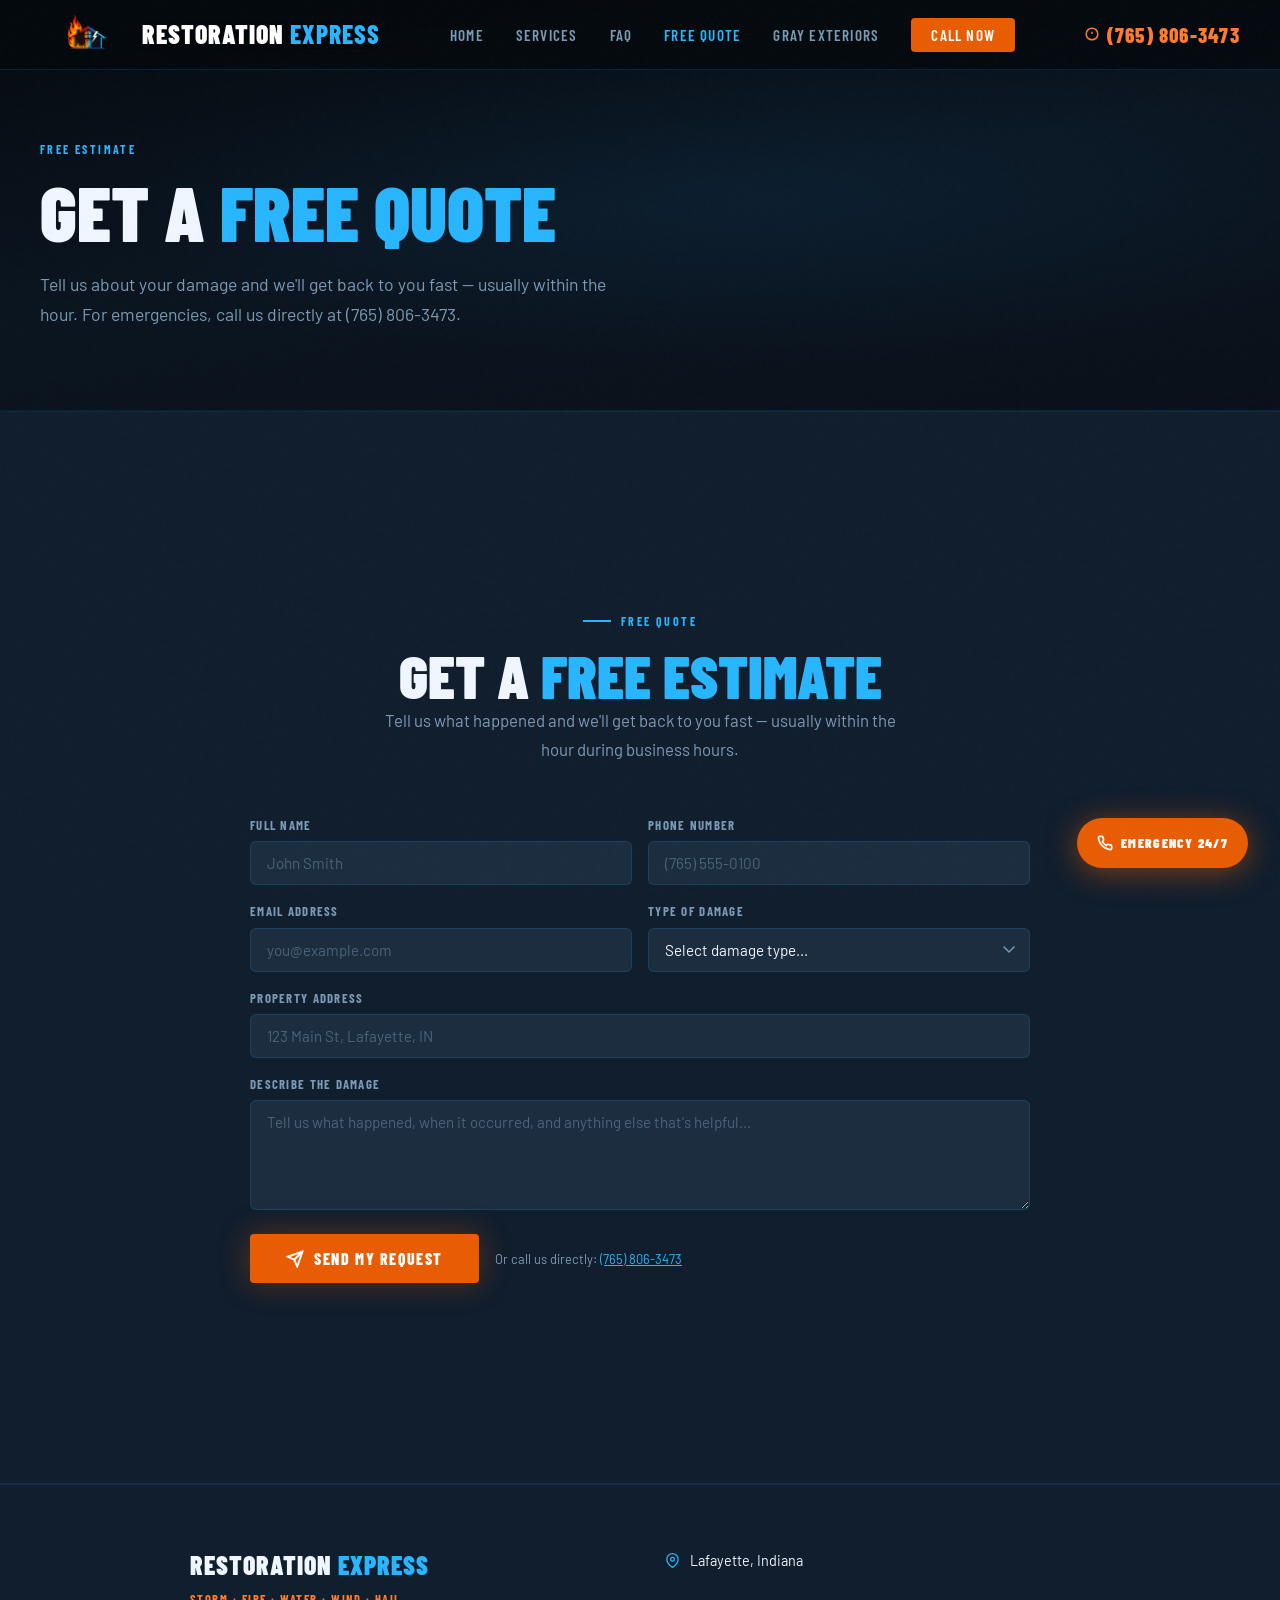
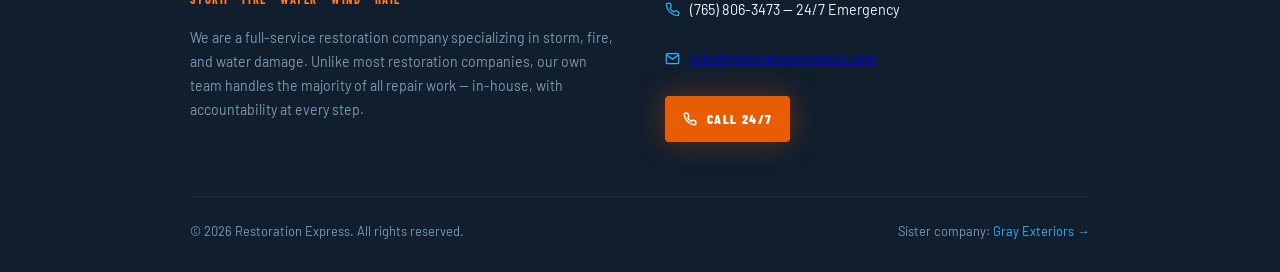
<file: contact.html>
<!DOCTYPE html>
<html lang="en">
<head>
  <meta charset="UTF-8" />
  <meta name="viewport" content="width=device-width, initial-scale=1.0" />
  <title>Free Quote | Restoration Express — Lafayette, Indiana</title>
  <meta name="description" content="Get a free restoration estimate in Lafayette, Indiana. Submit your request online or call (765) 806-3473 for 24/7 emergency response. Storm, fire, water damage specialists." />
  <meta name="robots" content="index, follow" />
  <meta name="author" content="Restoration Express" />
  <link rel="icon" type="image/svg+xml" href="favicon.svg" />
  <link rel="canonical" href="https://restorationexpress.com/contact.html" />
  <link rel="preconnect" href="https://fonts.googleapis.com" />
  <link rel="preconnect" href="https://fonts.gstatic.com" crossorigin />
  <link href="https://fonts.googleapis.com/css2?family=Barlow+Condensed:wght@400;600;700;800;900&family=Barlow:wght@300;400;500;600&family=Oswald:wght@700&display=swap" rel="stylesheet" />
  <link rel="stylesheet" href="styles.css" />
</head>
<body>

  <!-- FLOATING EMERGENCY -->
  <a href="tel:+17658063473" class="float-emergency">
    <svg width="16" height="16" fill="none" stroke="currentColor" stroke-width="2.5" viewBox="0 0 24 24"><path d="M22 16.92v3a2 2 0 01-2.18 2 19.79 19.79 0 01-8.63-3.07 19.5 19.5 0 01-6-6 19.79 19.79 0 01-3.07-8.67A2 2 0 014.11 2h3a2 2 0 012 1.72 12.84 12.84 0 00.7 2.81 2 2 0 01-.45 2.11L8.09 9.91a16 16 0 006 6l1.27-1.27a2 2 0 012.11-.45 12.84 12.84 0 002.81.7A2 2 0 0122 16.92z"/></svg>
    Emergency 24/7
  </a>

  <!-- NAV -->
  <nav>
    <a class="nav-logo" href="index.html">
      <img class="nav-logo-icon" src="Top Left Logo.png" alt="Restoration Express" />
      <div class="nav-logo-text">Restoration <span>Express</span></div>
    </a>
    <ul class="nav-links">
      <li><a href="index.html">Home</a></li>
      <li><a href="services.html">Services</a></li>
      <li><a href="faq.html">FAQ</a></li>
      <li><a href="contact.html" style="color: var(--blue-bright);">Free Quote</a></li>
      <li><a href="https://grayexteriors.com" target="_blank">Gray Exteriors</a></li>
      <li><a href="tel:+17658063473" class="nav-cta">Call Now</a></li>
    </ul>
    <button class="hamburger" id="hamburger" aria-label="Open menu">
      <span></span><span></span><span></span>
    </button>

    <div class="nav-emergency">
      <svg width="14" height="14" fill="none" stroke="currentColor" stroke-width="2.5" viewBox="0 0 24 24"><circle cx="12" cy="12" r="10"/><line x1="12" y1="8" x2="12" y2="12"/><line x1="12" y1="16" x2="12.01" y2="16"/></svg>
      (765) 806-3473
    </div>
  </nav>

  <!-- MOBILE MENU -->
  <div class="mobile-menu" id="mobileMenu">
    <a href="index.html" onclick="closeMobileMenu()">Home</a>
    <a href="services.html" onclick="closeMobileMenu()">Services</a>
    <a href="faq.html" onclick="closeMobileMenu()">FAQ</a>
    <a href="contact.html" onclick="closeMobileMenu()">Free Quote</a>
    <a href="https://grayexteriors.com" target="_blank" onclick="closeMobileMenu()">Gray Exteriors</a>
    <a href="tel:+17658063473" class="mobile-cta">Call (765) 806-3473</a>
  </div>

  <!-- PAGE HERO -->
  <div class="page-hero">
    <div class="page-hero-inner">
      <div class="page-hero-label">Free Estimate</div>
      <h1>Get a <em>Free Quote</em></h1>
      <p>Tell us about your damage and we'll get back to you fast — usually within the hour. For emergencies, call us directly at (765) 806-3473.</p>
    </div>
  </div>

  <!-- QUOTE FORM -->
  <section id="quote">
    <div class="quote-inner">
      <div class="quote-header reveal">
        <div class="section-label" style="justify-content:center;">Free Quote</div>
        <h2>Get a <em>Free Estimate</em></h2>
        <p class="section-intro" style="max-width:520px; margin:0 auto;">Tell us what happened and we'll get back to you fast — usually within the hour during business hours.</p>
      </div>

      <form class="quote-grid reveal" id="quoteForm" action="https://formspree.io/f/xbdzywow" method="POST">
        <div class="form-group">
          <label for="name">Full Name</label>
          <input type="text" id="name" name="name" placeholder="John Smith" required />
        </div>

        <div class="form-group">
          <label for="phone">Phone Number</label>
          <input type="tel" id="phone" name="phone" placeholder="(765) 555-0100" required />
        </div>

        <div class="form-group">
          <label for="email">Email Address</label>
          <input type="email" id="email" name="email" placeholder="you@example.com" />
        </div>

        <div class="form-group">
          <label for="service">Type of Damage</label>
          <select id="service" name="service" required>
            <option value="" disabled selected>Select damage type...</option>
            <option value="Storm / Wind / Hail">Storm / Wind / Hail</option>
            <option value="Fire &amp; Smoke">Fire &amp; Smoke</option>
            <option value="Water Damage">Water Damage</option>
            <option value="Emergency Board-Up / Tarp">Emergency Board-Up / Tarp</option>
            <option value="Tree on Structure">Tree on Structure</option>
            <option value="Demolition &amp; Rebuild">Demolition &amp; Rebuild</option>
            <option value="Other">Other</option>
          </select>
        </div>

        <div class="form-group full">
          <label for="address">Property Address</label>
          <input type="text" id="address" name="address" placeholder="123 Main St, Lafayette, IN" />
        </div>

        <div class="form-group full">
          <label for="message">Describe the Damage</label>
          <textarea id="message" name="message" placeholder="Tell us what happened, when it occurred, and anything else that's helpful..."></textarea>
        </div>

        <div class="form-submit full">
          <button type="submit" class="btn-emergency">
            <svg width="18" height="18" fill="none" stroke="currentColor" stroke-width="2.5" viewBox="0 0 24 24"><line x1="22" y1="2" x2="11" y2="13"/><polygon points="22 2 15 22 11 13 2 9 22 2"/></svg>
            Send My Request
          </button>
          <span class="form-note">Or call us directly: <a href="tel:+17658063473" style="color:var(--blue-bright);">(765) 806-3473</a></span>
        </div>
      </form>

      <div class="form-success" id="formSuccess">
        <div class="form-success-icon">✓</div>
        <h3>Request Received!</h3>
        <p>We'll be in touch shortly. For emergencies, call us directly at <a href="tel:+17658063473" style="color:var(--blue-bright);">(765) 806-3473</a>.</p>
      </div>
    </div>
  </section>

  <!-- FOOTER -->
  <footer>
    <div class="footer-grid" style="grid-template-columns: 1fr 1fr; max-width: 900px;">
      <div>
        <div class="footer-brand-name">Restoration <span>Express</span></div>
        <div class="footer-brand-sub">Storm · Fire · Water · Wind · Hail</div>
        <p class="footer-desc">We are a full-service restoration company specializing in storm, fire, and water damage. Unlike most restoration companies, our own team handles the majority of all repair work — in-house, with accountability at every step.</p>
      </div>
      <div style="display:flex; flex-direction:column; justify-content:center; gap:16px;">
        <div class="footer-contact-item">
          <svg width="15" height="15" fill="none" stroke="currentColor" stroke-width="2" viewBox="0 0 24 24"><path d="M21 10c0 7-9 13-9 13s-9-6-9-13a9 9 0 0118 0z"/><circle cx="12" cy="10" r="3"/></svg>
          Lafayette, Indiana
        </div>
        <div class="footer-contact-item">
          <svg width="15" height="15" fill="none" stroke="currentColor" stroke-width="2" viewBox="0 0 24 24"><path d="M22 16.92v3a2 2 0 01-2.18 2 19.79 19.79 0 01-8.63-3.07 19.5 19.5 0 01-6-6 19.79 19.79 0 01-3.07-8.67A2 2 0 014.11 2h3a2 2 0 012 1.72 12.84 12.84 0 00.7 2.81 2 2 0 01-.45 2.11L8.09 9.91a16 16 0 006 6l1.27-1.27a2 2 0 012.11-.45 12.84 12.84 0 002.81.7A2 2 0 0122 16.92z"/></svg>
          (765) 806-3473 — 24/7 Emergency
        </div>
        <div class="footer-contact-item">
          <svg width="15" height="15" fill="none" stroke="currentColor" stroke-width="2" viewBox="0 0 24 24"><path d="M4 4h16c1.1 0 2 .9 2 2v12c0 1.1-.9 2-2 2H4c-1.1 0-2-.9-2-2V6c0-1.1.9-2 2-2z"/><polyline points="22,6 12,13 2,6"/></svg>
          <a href="mailto:info@restorationexpress.com">info@restorationexpress.com</a>
        </div>
        <div>
          <a href="tel:+17658063473" class="btn-emergency" style="display:inline-flex; font-size:0.85rem; padding:12px 18px;">
            <svg width="14" height="14" fill="none" stroke="currentColor" stroke-width="2.5" viewBox="0 0 24 24"><path d="M22 16.92v3a2 2 0 01-2.18 2 19.79 19.79 0 01-8.63-3.07 19.5 19.5 0 01-6-6 19.79 19.79 0 01-3.07-8.67A2 2 0 014.11 2h3a2 2 0 012 1.72 12.84 12.84 0 00.7 2.81 2 2 0 01-.45 2.11L8.09 9.91a16 16 0 006 6l1.27-1.27a2 2 0 012.11-.45 12.84 12.84 0 002.81.7A2 2 0 0122 16.92z"/></svg>
            Call 24/7
          </a>
        </div>
      </div>
    </div>
    <div class="footer-bottom" style="max-width:900px;">
      <div class="footer-copy">© 2026 Restoration Express. All rights reserved.</div>
      <div class="footer-sister">Sister company: <a href="https://grayexteriors.com" target="_blank">Gray Exteriors →</a></div>
    </div>
  </footer>

  <script>
    // nav shrink
    const nav = document.querySelector('nav');
    window.addEventListener('scroll', () => {
      nav.style.height = window.scrollY > 60 ? '60px' : '70px';
      nav.style.borderBottomColor = window.scrollY > 60 ? 'rgba(26,143,227,0.3)' : 'rgba(26,143,227,0.2)';
    });
    // form
    const quoteForm = document.getElementById('quoteForm');
    const formSuccess = document.getElementById('formSuccess');
    if (quoteForm) {
      quoteForm.addEventListener('submit', async (e) => {
        e.preventDefault();
        const btn = quoteForm.querySelector('button[type="submit"]');
        btn.textContent = 'Sending...';
        btn.disabled = true;
        try {
          const res = await fetch(quoteForm.action, {
            method: 'POST',
            body: new FormData(quoteForm),
            headers: { 'Accept': 'application/json' }
          });
          if (res.ok) {
            quoteForm.style.display = 'none';
            formSuccess.style.display = 'block';
          } else {
            btn.textContent = 'Send My Request';
            btn.disabled = false;
            alert('Something went wrong. Please call us at (765) 806-3473.');
          }
        } catch {
          btn.textContent = 'Send My Request';
          btn.disabled = false;
          alert('Something went wrong. Please call us at (765) 806-3473.');
        }
      });
    }

    // Hamburger menu
    const hamburger = document.getElementById('hamburger');
    const mobileMenu = document.getElementById('mobileMenu');
    hamburger.addEventListener('click', () => {
      hamburger.classList.toggle('open');
      mobileMenu.classList.toggle('open');
      document.body.style.overflow = mobileMenu.classList.contains('open') ? 'hidden' : '';
    });
    function closeMobileMenu() {
      hamburger.classList.remove('open');
      mobileMenu.classList.remove('open');
      document.body.style.overflow = '';
    }
  </script>
</body>
</html>
</file>
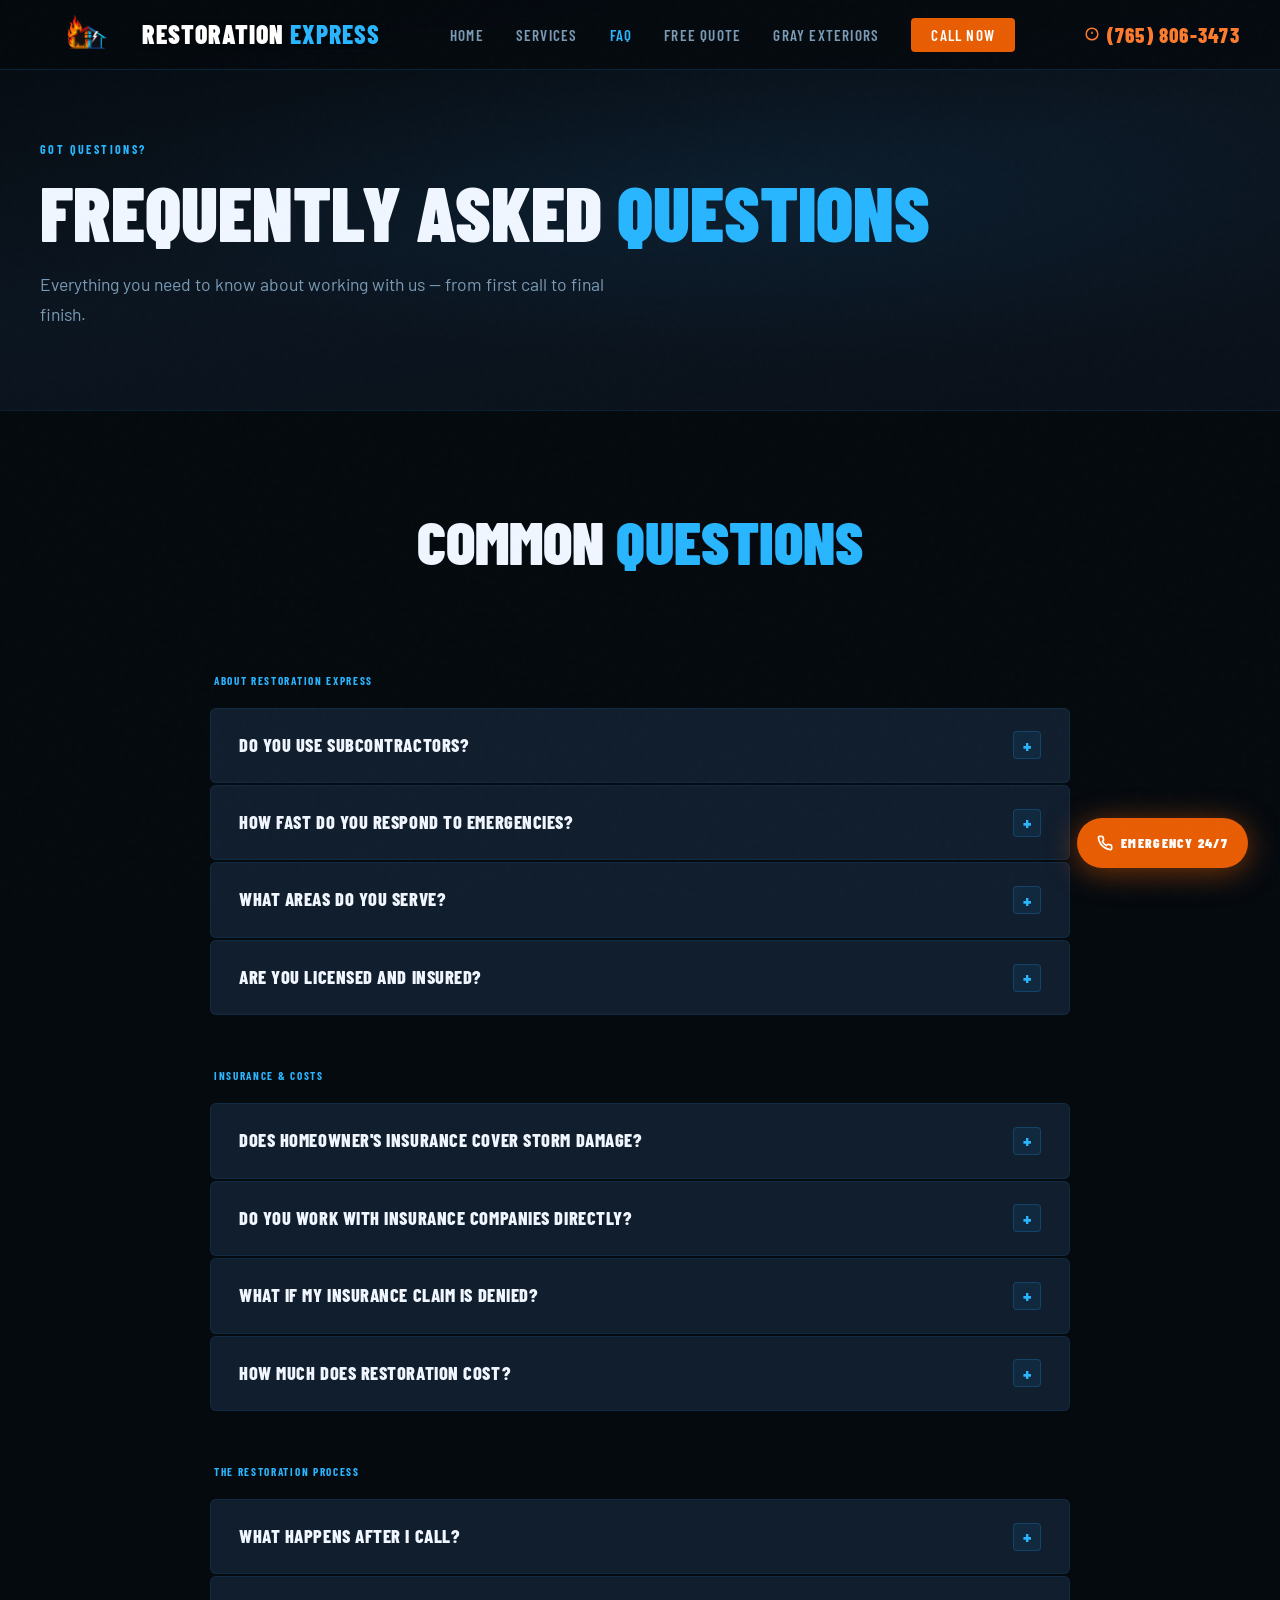
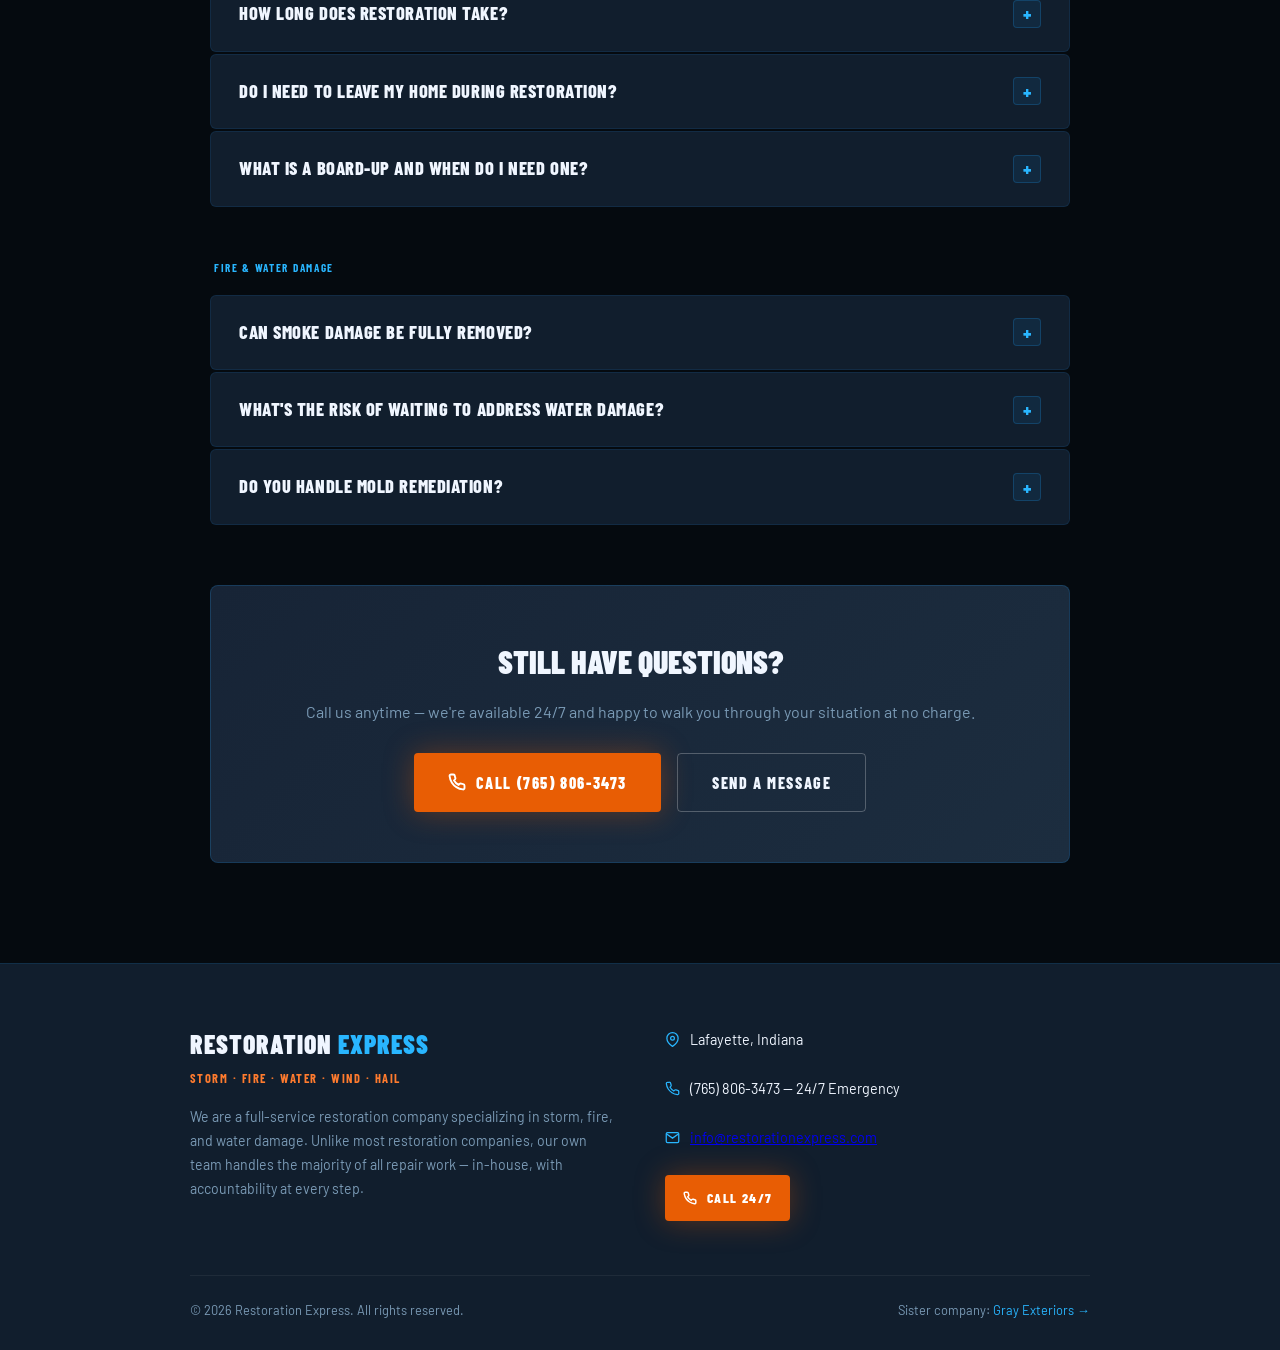
<file: faq.html>
<!DOCTYPE html>
<html lang="en">
<head>
  <meta charset="UTF-8" />
  <meta name="viewport" content="width=device-width, initial-scale=1.0" />
  <title>FAQ | Restoration Express — Lafayette, Indiana</title>
  <meta name="description" content="Common questions about storm, fire, and water damage restoration in Lafayette, Indiana. Learn about insurance claims, response times, our process, and more. Call (765) 806-3473." />
  <meta name="robots" content="index, follow" />
  <meta name="author" content="Restoration Express" />
  <link rel="icon" type="image/svg+xml" href="favicon.svg" />
  <link rel="canonical" href="https://restorationexpress.com/faq.html" />
  <link rel="preconnect" href="https://fonts.googleapis.com" />
  <link rel="preconnect" href="https://fonts.gstatic.com" crossorigin />
  <link href="https://fonts.googleapis.com/css2?family=Barlow+Condensed:wght@400;600;700;800;900&family=Barlow:wght@300;400;500;600&family=Oswald:wght@700&display=swap" rel="stylesheet" />
  <link rel="stylesheet" href="styles.css" />
</head>
<body>

  <!-- FLOATING EMERGENCY -->
  <a href="tel:+17658063473" class="float-emergency">
    <svg width="16" height="16" fill="none" stroke="currentColor" stroke-width="2.5" viewBox="0 0 24 24"><path d="M22 16.92v3a2 2 0 01-2.18 2 19.79 19.79 0 01-8.63-3.07 19.5 19.5 0 01-6-6 19.79 19.79 0 01-3.07-8.67A2 2 0 014.11 2h3a2 2 0 012 1.72 12.84 12.84 0 00.7 2.81 2 2 0 01-.45 2.11L8.09 9.91a16 16 0 006 6l1.27-1.27a2 2 0 012.11-.45 12.84 12.84 0 002.81.7A2 2 0 0122 16.92z"/></svg>
    Emergency 24/7
  </a>

  <!-- NAV -->
  <nav>
    <a class="nav-logo" href="index.html">
      <img class="nav-logo-icon" src="Top Left Logo.png" alt="Restoration Express" />
      <div class="nav-logo-text">Restoration <span>Express</span></div>
    </a>
    <ul class="nav-links">
      <li><a href="index.html">Home</a></li>
      <li><a href="services.html">Services</a></li>
      <li><a href="faq.html" style="color: var(--blue-bright);">FAQ</a></li>
      <li><a href="contact.html">Free Quote</a></li>
      <li><a href="https://grayexteriors.com" target="_blank">Gray Exteriors</a></li>
      <li><a href="tel:+17658063473" class="nav-cta">Call Now</a></li>
    </ul>
    <button class="hamburger" id="hamburger" aria-label="Open menu">
      <span></span><span></span><span></span>
    </button>

    <div class="nav-emergency">
      <svg width="14" height="14" fill="none" stroke="currentColor" stroke-width="2.5" viewBox="0 0 24 24"><circle cx="12" cy="12" r="10"/><line x1="12" y1="8" x2="12" y2="12"/><line x1="12" y1="16" x2="12.01" y2="16"/></svg>
      (765) 806-3473
    </div>
  </nav>

  <!-- MOBILE MENU -->
  <div class="mobile-menu" id="mobileMenu">
    <a href="index.html" onclick="closeMobileMenu()">Home</a>
    <a href="services.html" onclick="closeMobileMenu()">Services</a>
    <a href="faq.html" onclick="closeMobileMenu()">FAQ</a>
    <a href="contact.html" onclick="closeMobileMenu()">Free Quote</a>
    <a href="https://grayexteriors.com" target="_blank" onclick="closeMobileMenu()">Gray Exteriors</a>
    <a href="tel:+17658063473" class="mobile-cta">Call (765) 806-3473</a>
  </div>

  <!-- PAGE HERO -->
  <div class="page-hero">
    <div class="page-hero-inner">
      <div class="page-hero-label">Got Questions?</div>
      <h1>Frequently Asked <em>Questions</em></h1>
      <p>Everything you need to know about working with us — from first call to final finish.</p>
    </div>
  </div>

  <!-- FAQ -->
  <section id="faq">
    <div class="section-inner">
      <h2 style="text-align:center">Common <em>Questions</em></h2>

      <div class="faq-list">
        <div class="faq-category">About Restoration Express</div>
        <div class="faq-item">
          <div class="faq-question">Do you use subcontractors?<span class="faq-icon">+</span></div>
          <div class="faq-answer">No. Unlike most restoration companies, our own trained crew handles all structural repair, cleaning, demolition, and rebuild work. We only bring in trusted partners for highly specialized tasks like water extraction and emergency tree removal — and we coordinate everything so you never have to chase down multiple companies.</div>
        </div>
        <div class="faq-item">
          <div class="faq-question">How fast do you respond to emergencies?<span class="faq-icon">+</span></div>
          <div class="faq-answer">We target a 2-hour response time for emergency calls. Our team is on call 24 hours a day, 7 days a week — including nights, weekends, and holidays. When you call at 2 AM, someone answers and a crew dispatches immediately.</div>
        </div>
        <div class="faq-item">
          <div class="faq-question">What areas do you serve?<span class="faq-icon">+</span></div>
          <div class="faq-answer">We are based in Lafayette, Indiana and serve the greater Lafayette and West Lafayette area, as well as surrounding communities throughout central Indiana. Call us at (765) 806-3473 to confirm we cover your area.</div>
        </div>
        <div class="faq-item">
          <div class="faq-question">Are you licensed and insured?<span class="faq-icon">+</span></div>
          <div class="faq-answer">Yes. Restoration Express is fully licensed and insured. We carry general liability insurance and our crew is covered throughout the duration of every project. We're happy to provide documentation upon request.</div>
        </div>

        <div class="faq-category">Insurance &amp; Costs</div>
        <div class="faq-item">
          <div class="faq-question">Does homeowner's insurance cover storm damage?<span class="faq-icon">+</span></div>
          <div class="faq-answer">In most cases, yes. Standard homeowner's insurance policies typically cover damage caused by wind, hail, lightning, and other storms. Coverage varies by policy and deductible. We work directly with your insurance adjuster and prepare thorough documentation to support your claim and help ensure nothing gets missed.</div>
        </div>
        <div class="faq-item">
          <div class="faq-question">Do you work with insurance companies directly?<span class="faq-icon">+</span></div>
          <div class="faq-answer">Yes. We understand what insurance adjusters need and we document every detail of the damage — photos, measurements, and written assessments. We communicate directly with your adjuster throughout the process so you don't have to play middleman.</div>
        </div>
        <div class="faq-item">
          <div class="faq-question">What if my insurance claim is denied?<span class="faq-icon">+</span></div>
          <div class="faq-answer">If your claim is denied, we can walk you through the appeals process and ensure the adjuster has complete documentation of the damage. We can also provide an independent estimate for out-of-pocket repairs. Our goal is to make sure you understand all of your options.</div>
        </div>
        <div class="faq-item">
          <div class="faq-question">How much does restoration cost?<span class="faq-icon">+</span></div>
          <div class="faq-answer">Costs vary widely depending on the type and extent of damage. Because we don't use subcontractors, our pricing is transparent — you won't see hidden markups. We provide a detailed written estimate before any work begins. For most insurance-covered jobs, your out-of-pocket cost is limited to your deductible.</div>
        </div>

        <div class="faq-category">The Restoration Process</div>
        <div class="faq-item">
          <div class="faq-question">What happens after I call?<span class="faq-icon">+</span></div>
          <div class="faq-answer">After you call, we dispatch a team to your property as fast as possible. We start with emergency securing — board-ups, tarps, or tree removal — to stop further damage. Then we do a full assessment, document everything, and walk you through the scope of work and next steps. No surprises.</div>
        </div>
        <div class="faq-item">
          <div class="faq-question">How long does restoration take?<span class="faq-icon">+</span></div>
          <div class="faq-answer">Timeline depends on the severity of the damage. Emergency securing can happen within hours. Minor repairs may take a few days. Major structural rebuilds can take several weeks. Because our crew works on our schedule — not a subcontractor's — timelines are faster than most. We'll give you a realistic timeline during the assessment.</div>
        </div>
        <div class="faq-item">
          <div class="faq-question">Do I need to leave my home during restoration?<span class="faq-icon">+</span></div>
          <div class="faq-answer">It depends on the extent of the damage. For minor repairs, most homeowners stay in their home. For major fire or structural damage, temporary relocation may be necessary for safety. We'll advise you honestly based on the conditions and can help coordinate with your insurance company regarding temporary housing coverage.</div>
        </div>
        <div class="faq-item">
          <div class="faq-question">What is a board-up and when do I need one?<span class="faq-icon">+</span></div>
          <div class="faq-answer">A board-up is the installation of plywood or similar material over broken windows, doors, or open sections of your structure to secure it from weather, animals, and unauthorized entry. You need one any time your home has an opening caused by storm, fire, or impact damage. We provide 24/7 board-up and tarping services — call us immediately after a loss.</div>
        </div>

        <div class="faq-category">Fire &amp; Water Damage</div>
        <div class="faq-item">
          <div class="faq-question">Can smoke damage be fully removed?<span class="faq-icon">+</span></div>
          <div class="faq-answer">Yes, in most cases. Smoke and soot damage requires specialized cleaning techniques and in some cases, replacement of affected materials. Our team handles structural cleaning and odor removal, and we coordinate with our contents restoration partners for belongings, furniture, and personal items. Acting fast reduces the extent of permanent damage.</div>
        </div>
        <div class="faq-item">
          <div class="faq-question">What's the risk of waiting to address water damage?<span class="faq-icon">+</span></div>
          <div class="faq-answer">Water damage gets significantly worse the longer it sits. Within 24–48 hours, mold can begin to grow. Structural materials like drywall, insulation, and wood begin to deteriorate quickly. Acting fast limits the damage, lowers the cost of repairs, and prevents health hazards. Call us immediately after a water loss — every hour matters.</div>
        </div>
        <div class="faq-item">
          <div class="faq-question">Do you handle mold remediation?<span class="faq-icon">+</span></div>
          <div class="faq-answer">We handle structural repairs associated with mold damage. For full mold remediation and air quality testing, we work with certified specialist partners who meet our standards. We coordinate the full scope so nothing falls through the cracks.</div>
        </div>
      </div>

      <!-- CTA block -->
      <div class="faq-cta-block reveal">
        <h3>Still Have Questions?</h3>
        <p>Call us anytime — we're available 24/7 and happy to walk you through your situation at no charge.</p>
        <div class="cta-btns" style="justify-content:center;">
          <a href="tel:+17658063473" class="btn-emergency">
            <svg width="18" height="18" fill="none" stroke="currentColor" stroke-width="2.5" viewBox="0 0 24 24"><path d="M22 16.92v3a2 2 0 01-2.18 2 19.79 19.79 0 01-8.63-3.07 19.5 19.5 0 01-6-6 19.79 19.79 0 01-3.07-8.67A2 2 0 014.11 2h3a2 2 0 012 1.72 12.84 12.84 0 00.7 2.81 2 2 0 01-.45 2.11L8.09 9.91a16 16 0 006 6l1.27-1.27a2 2 0 012.11-.45 12.84 12.84 0 002.81.7A2 2 0 0122 16.92z"/></svg>
            Call (765) 806-3473
          </a>
          <a href="contact.html" class="btn-outline">Send a Message</a>
        </div>
      </div>
    </div>
  </section>

  <!-- FOOTER -->
  <footer>
    <div class="footer-grid" style="grid-template-columns: 1fr 1fr; max-width: 900px;">
      <div>
        <div class="footer-brand-name">Restoration <span>Express</span></div>
        <div class="footer-brand-sub">Storm · Fire · Water · Wind · Hail</div>
        <p class="footer-desc">We are a full-service restoration company specializing in storm, fire, and water damage. Unlike most restoration companies, our own team handles the majority of all repair work — in-house, with accountability at every step.</p>
      </div>
      <div style="display:flex; flex-direction:column; justify-content:center; gap:16px;">
        <div class="footer-contact-item">
          <svg width="15" height="15" fill="none" stroke="currentColor" stroke-width="2" viewBox="0 0 24 24"><path d="M21 10c0 7-9 13-9 13s-9-6-9-13a9 9 0 0118 0z"/><circle cx="12" cy="10" r="3"/></svg>
          Lafayette, Indiana
        </div>
        <div class="footer-contact-item">
          <svg width="15" height="15" fill="none" stroke="currentColor" stroke-width="2" viewBox="0 0 24 24"><path d="M22 16.92v3a2 2 0 01-2.18 2 19.79 19.79 0 01-8.63-3.07 19.5 19.5 0 01-6-6 19.79 19.79 0 01-3.07-8.67A2 2 0 014.11 2h3a2 2 0 012 1.72 12.84 12.84 0 00.7 2.81 2 2 0 01-.45 2.11L8.09 9.91a16 16 0 006 6l1.27-1.27a2 2 0 012.11-.45 12.84 12.84 0 002.81.7A2 2 0 0122 16.92z"/></svg>
          (765) 806-3473 — 24/7 Emergency
        </div>
        <div class="footer-contact-item">
          <svg width="15" height="15" fill="none" stroke="currentColor" stroke-width="2" viewBox="0 0 24 24"><path d="M4 4h16c1.1 0 2 .9 2 2v12c0 1.1-.9 2-2 2H4c-1.1 0-2-.9-2-2V6c0-1.1.9-2 2-2z"/><polyline points="22,6 12,13 2,6"/></svg>
          <a href="mailto:info@restorationexpress.com">info@restorationexpress.com</a>
        </div>
        <div>
          <a href="tel:+17658063473" class="btn-emergency" style="display:inline-flex; font-size:0.85rem; padding:12px 18px;">
            <svg width="14" height="14" fill="none" stroke="currentColor" stroke-width="2.5" viewBox="0 0 24 24"><path d="M22 16.92v3a2 2 0 01-2.18 2 19.79 19.79 0 01-8.63-3.07 19.5 19.5 0 01-6-6 19.79 19.79 0 01-3.07-8.67A2 2 0 014.11 2h3a2 2 0 012 1.72 12.84 12.84 0 00.7 2.81 2 2 0 01-.45 2.11L8.09 9.91a16 16 0 006 6l1.27-1.27a2 2 0 012.11-.45 12.84 12.84 0 002.81.7A2 2 0 0122 16.92z"/></svg>
            Call 24/7
          </a>
        </div>
      </div>
    </div>
    <div class="footer-bottom" style="max-width:900px;">
      <div class="footer-copy">© 2026 Restoration Express. All rights reserved.</div>
      <div class="footer-sister">Sister company: <a href="https://grayexteriors.com" target="_blank">Gray Exteriors →</a></div>
    </div>
  </footer>

  <script>
    const nav = document.querySelector('nav');
    window.addEventListener('scroll', () => {
      nav.style.height = window.scrollY > 60 ? '60px' : '70px';
      nav.style.borderBottomColor = window.scrollY > 60 ? 'rgba(26,143,227,0.3)' : 'rgba(26,143,227,0.2)';
    });
    document.querySelectorAll('.faq-question').forEach(btn => {
      btn.addEventListener('click', () => {
        const item = btn.parentElement;
        const isOpen = item.classList.contains('open');
        document.querySelectorAll('.faq-item.open').forEach(i => i.classList.remove('open'));
        if (!isOpen) item.classList.add('open');
      });
    });

    // Hamburger menu
    const hamburger = document.getElementById('hamburger');
    const mobileMenu = document.getElementById('mobileMenu');
    hamburger.addEventListener('click', () => {
      hamburger.classList.toggle('open');
      mobileMenu.classList.toggle('open');
      document.body.style.overflow = mobileMenu.classList.contains('open') ? 'hidden' : '';
    });
    function closeMobileMenu() {
      hamburger.classList.remove('open');
      mobileMenu.classList.remove('open');
      document.body.style.overflow = '';
    }
  </script>
</body>
</html>
</file>
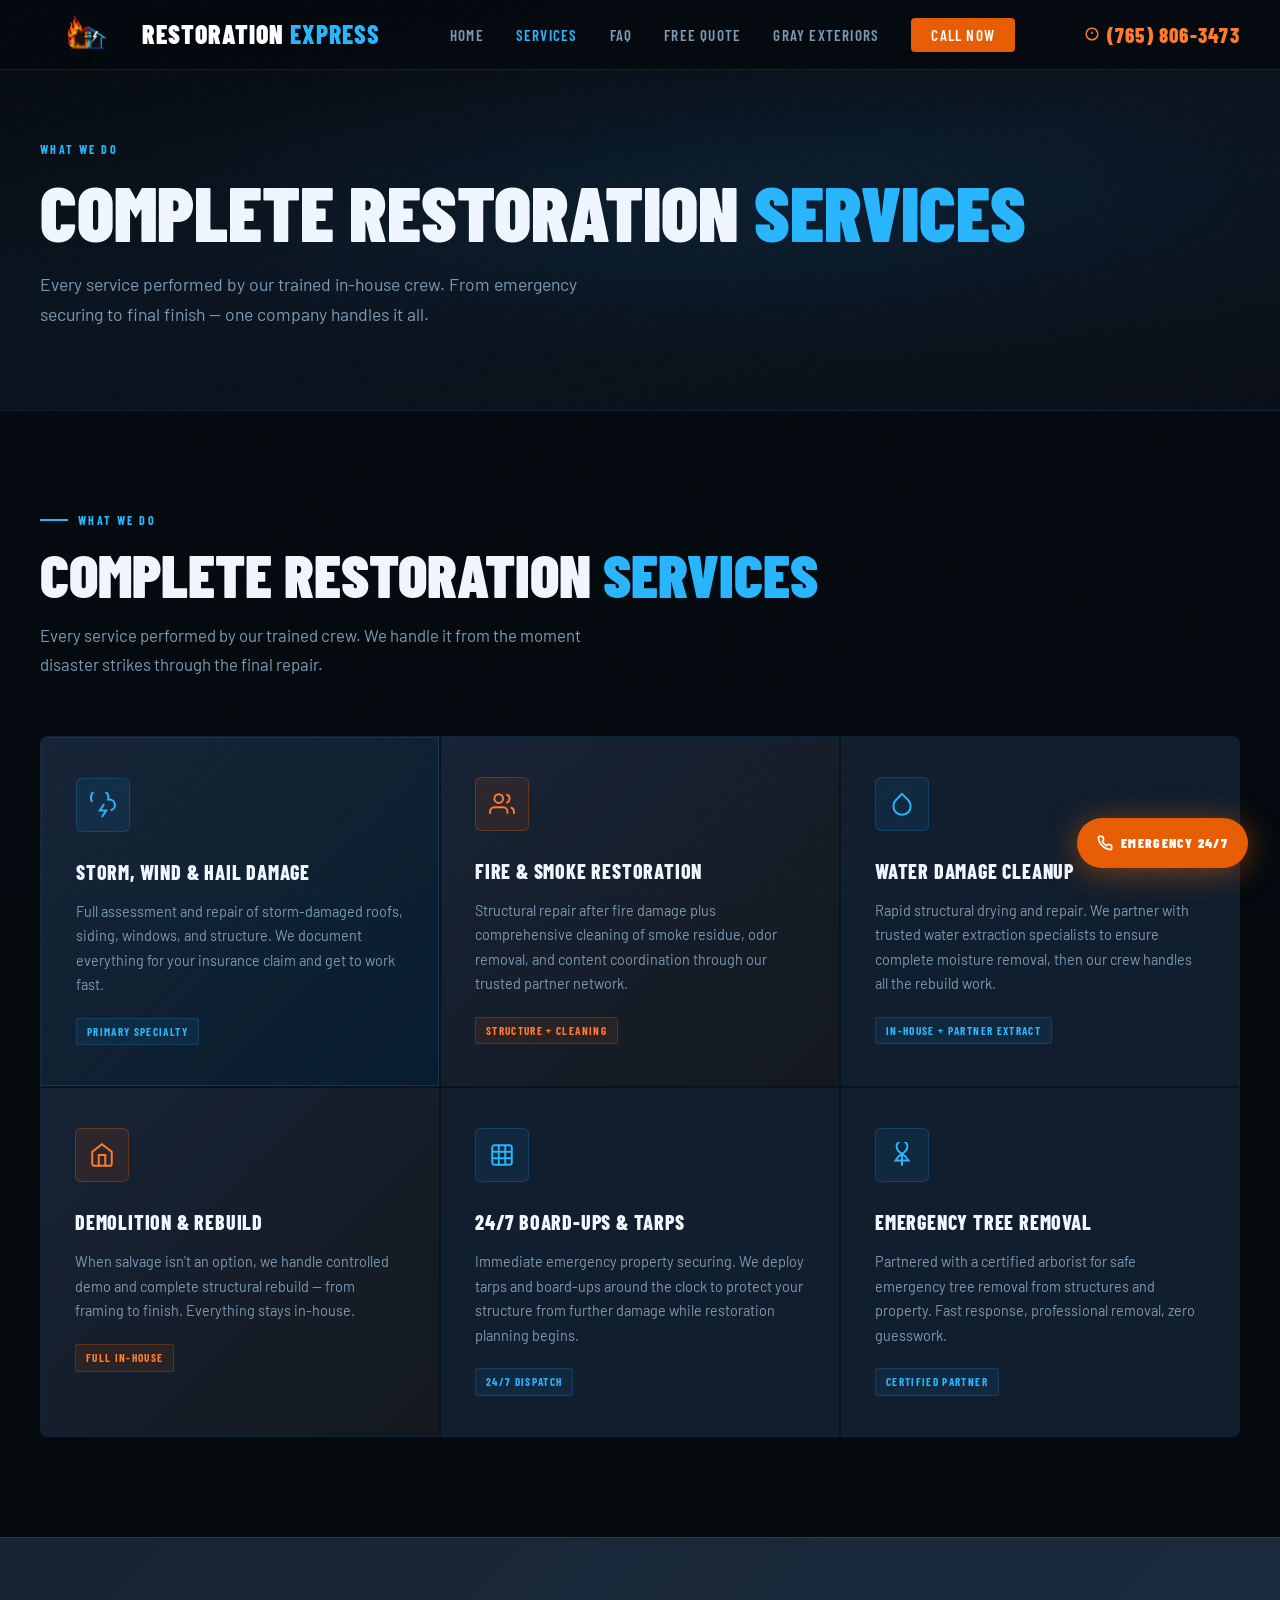
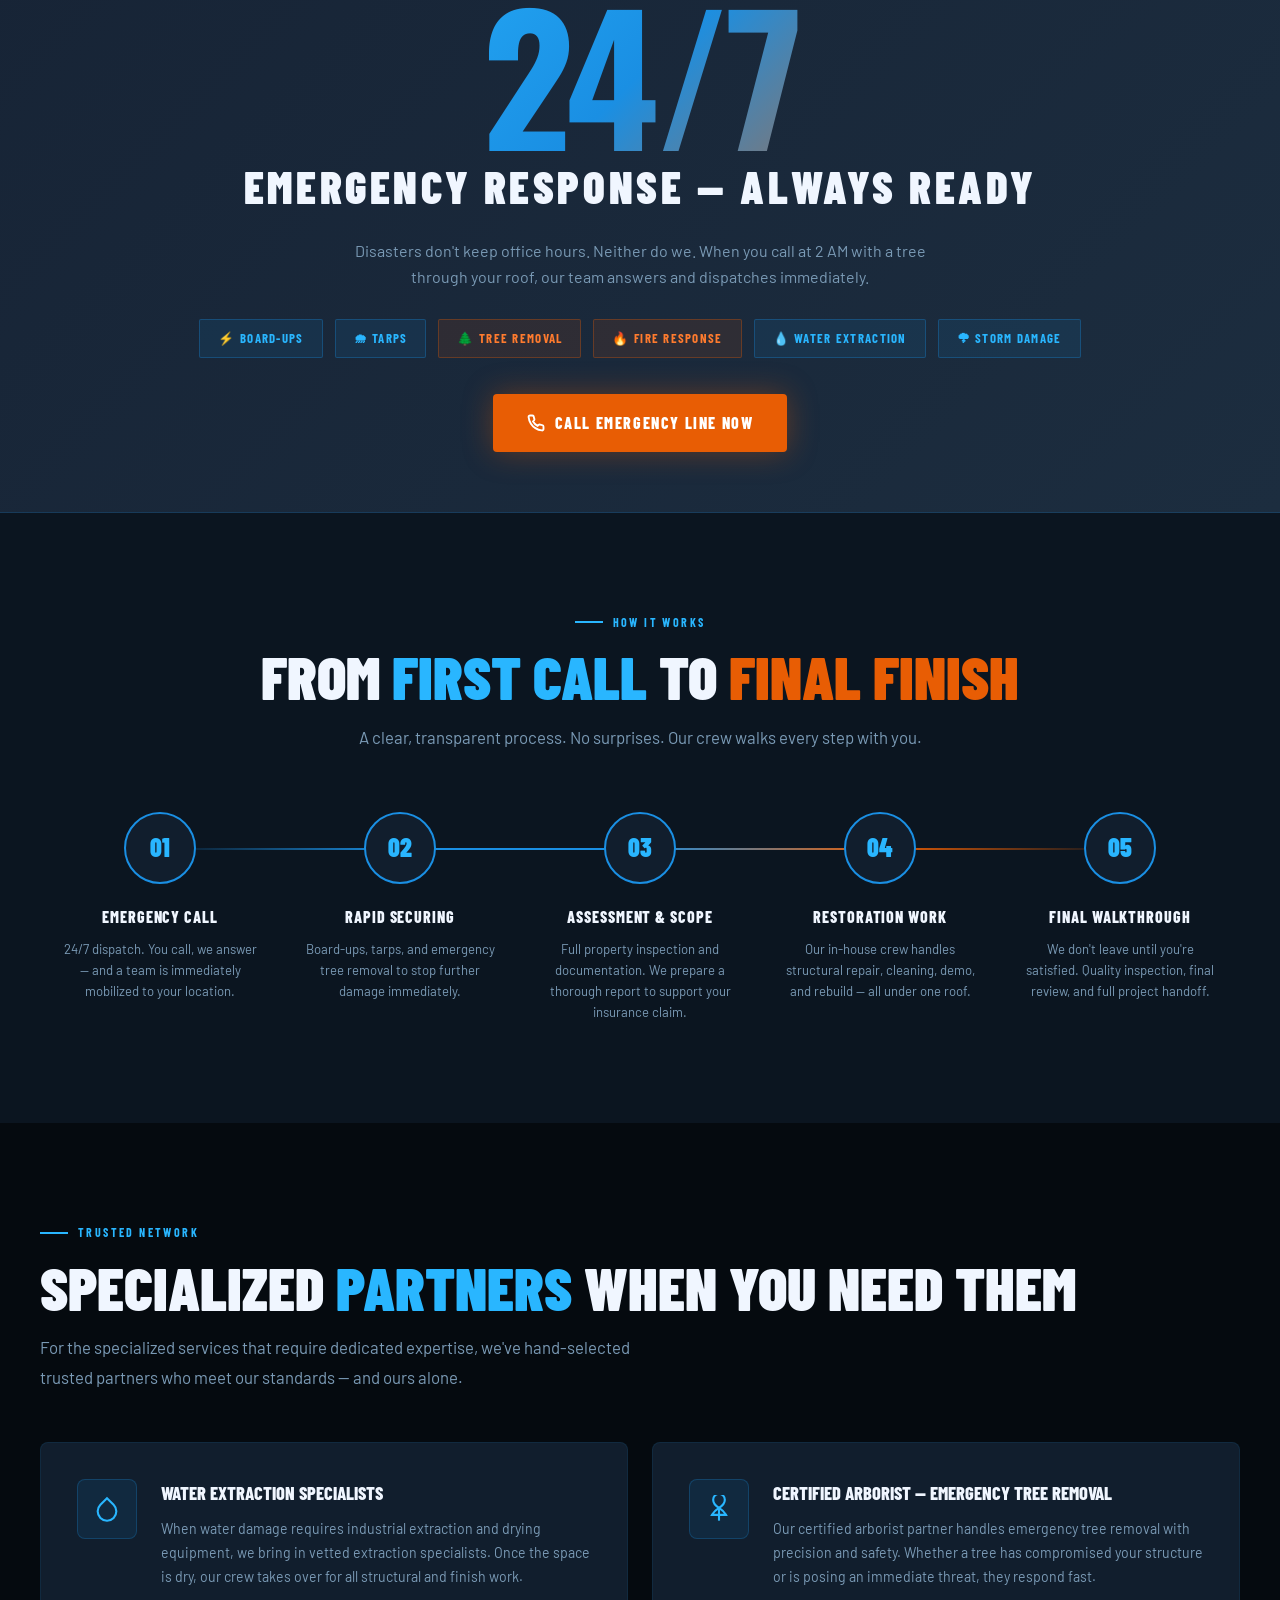
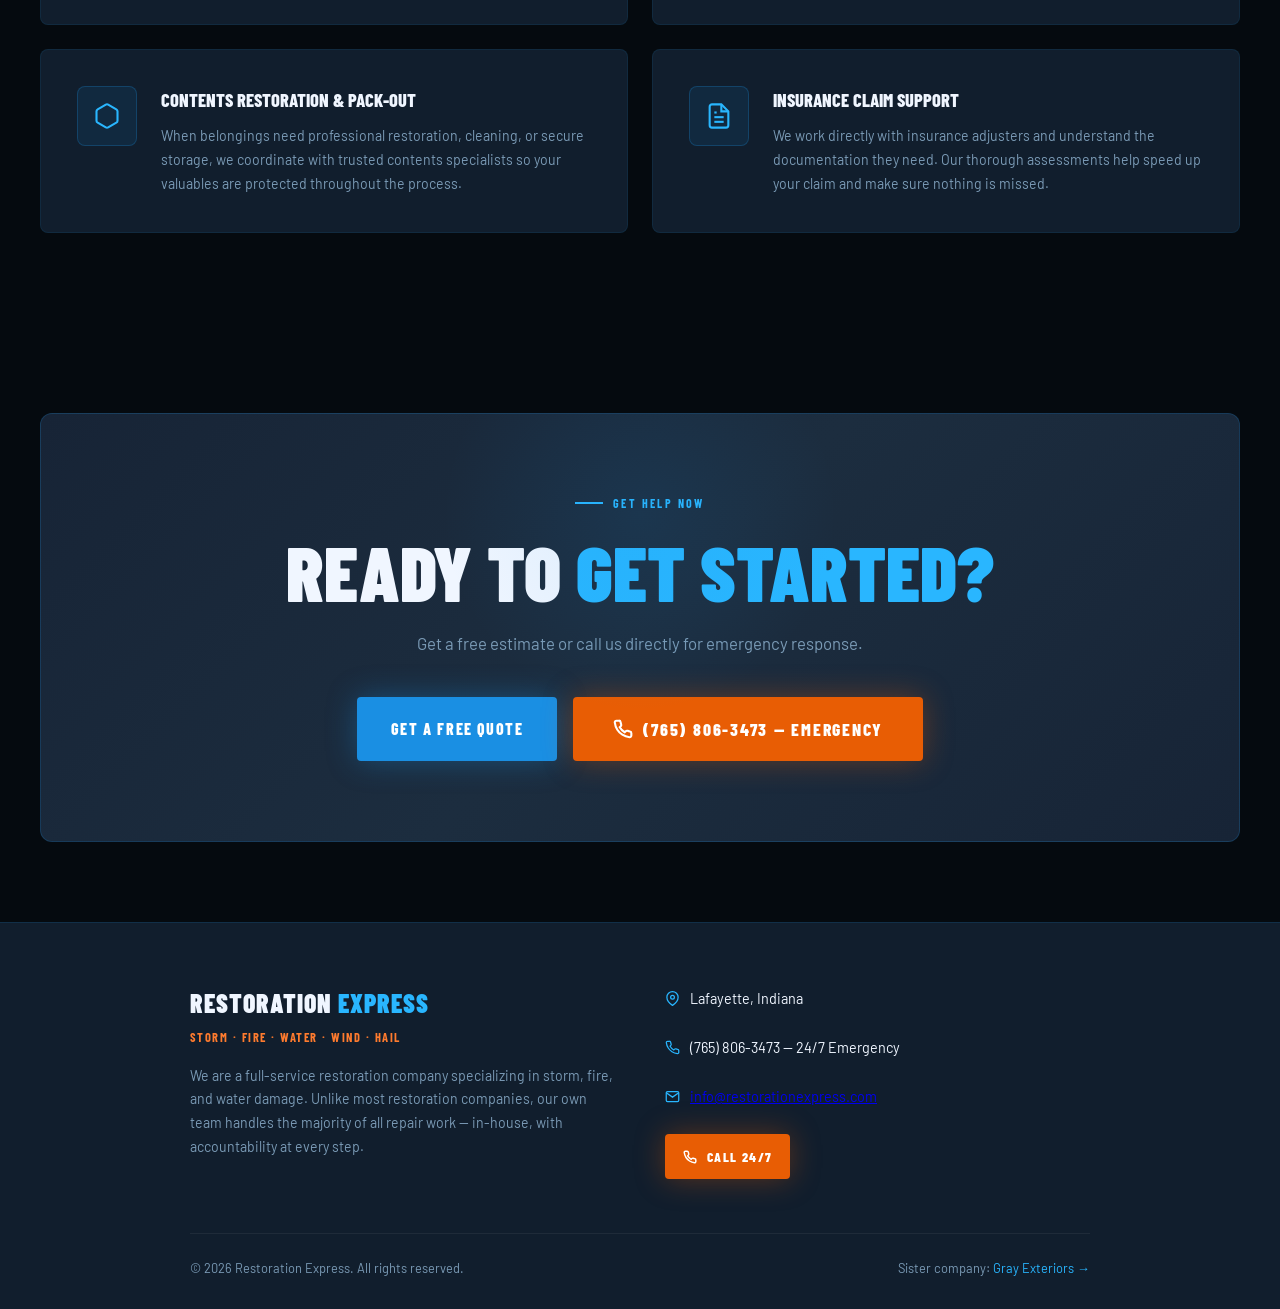
<file: services.html>
<!DOCTYPE html>
<html lang="en">
<head>
  <meta charset="UTF-8" />
  <meta name="viewport" content="width=device-width, initial-scale=1.0" />
  <title>Services | Restoration Express — Lafayette, Indiana</title>
  <meta name="description" content="Full restoration services in Lafayette, Indiana. Storm, wind &amp; hail damage, fire &amp; smoke restoration, water damage cleanup, demolition &amp; rebuild, emergency board-ups, and tree removal. 100% in-house crew. Call (765) 806-3473." />
  <meta name="robots" content="index, follow" />
  <meta name="author" content="Restoration Express" />
  <link rel="icon" type="image/svg+xml" href="favicon.svg" />
  <link rel="canonical" href="https://restorationexpress.com/services.html" />
  <link rel="preconnect" href="https://fonts.googleapis.com" />
  <link rel="preconnect" href="https://fonts.gstatic.com" crossorigin />
  <link href="https://fonts.googleapis.com/css2?family=Barlow+Condensed:wght@400;600;700;800;900&family=Barlow:wght@300;400;500;600&family=Oswald:wght@700&display=swap" rel="stylesheet" />
  <link rel="stylesheet" href="styles.css" />
</head>
<body>

  <!-- FLOATING EMERGENCY -->
  <a href="tel:+17658063473" class="float-emergency">
    <svg width="16" height="16" fill="none" stroke="currentColor" stroke-width="2.5" viewBox="0 0 24 24"><path d="M22 16.92v3a2 2 0 01-2.18 2 19.79 19.79 0 01-8.63-3.07 19.5 19.5 0 01-6-6 19.79 19.79 0 01-3.07-8.67A2 2 0 014.11 2h3a2 2 0 012 1.72 12.84 12.84 0 00.7 2.81 2 2 0 01-.45 2.11L8.09 9.91a16 16 0 006 6l1.27-1.27a2 2 0 012.11-.45 12.84 12.84 0 002.81.7A2 2 0 0122 16.92z"/></svg>
    Emergency 24/7
  </a>

  <!-- NAV -->
  <nav>
    <a class="nav-logo" href="index.html">
      <img class="nav-logo-icon" src="Top Left Logo.png" alt="Restoration Express" />
      <div class="nav-logo-text">Restoration <span>Express</span></div>
    </a>
    <ul class="nav-links">
      <li><a href="index.html">Home</a></li>
      <li><a href="services.html" style="color: var(--blue-bright);">Services</a></li>
      <li><a href="faq.html">FAQ</a></li>
      <li><a href="contact.html">Free Quote</a></li>
      <li><a href="https://grayexteriors.com" target="_blank">Gray Exteriors</a></li>
      <li><a href="tel:+17658063473" class="nav-cta">Call Now</a></li>
    </ul>
    <button class="hamburger" id="hamburger" aria-label="Open menu">
      <span></span><span></span><span></span>
    </button>

    <div class="nav-emergency">
      <svg width="14" height="14" fill="none" stroke="currentColor" stroke-width="2.5" viewBox="0 0 24 24"><circle cx="12" cy="12" r="10"/><line x1="12" y1="8" x2="12" y2="12"/><line x1="12" y1="16" x2="12.01" y2="16"/></svg>
      (765) 806-3473
    </div>
  </nav>

  <!-- MOBILE MENU -->
  <div class="mobile-menu" id="mobileMenu">
    <a href="index.html" onclick="closeMobileMenu()">Home</a>
    <a href="services.html" onclick="closeMobileMenu()">Services</a>
    <a href="faq.html" onclick="closeMobileMenu()">FAQ</a>
    <a href="contact.html" onclick="closeMobileMenu()">Free Quote</a>
    <a href="https://grayexteriors.com" target="_blank" onclick="closeMobileMenu()">Gray Exteriors</a>
    <a href="tel:+17658063473" class="mobile-cta">Call (765) 806-3473</a>
  </div>

  <!-- PAGE HERO -->
  <div class="page-hero">
    <div class="page-hero-inner">
      <div class="page-hero-label">What We Do</div>
      <h1>Complete Restoration <em>Services</em></h1>
      <p>Every service performed by our trained in-house crew. From emergency securing to final finish — one company handles it all.</p>
    </div>
  </div>

  <!-- SERVICES -->
  <section id="services">
    <div class="section-inner">
      <div class="services-header">
        <div>
          <div class="section-label">What We Do</div>
          <h2>Complete Restoration <em>Services</em></h2>
          <p class="section-intro">Every service performed by our trained crew. We handle it from the moment disaster strikes through the final repair.</p>
        </div>
      </div>

      <div class="services-grid reveal">
        <!-- Storm -->
        <div class="service-card featured">
          <div class="service-icon">
            <svg width="26" height="26" fill="none" stroke="#29b6ff" stroke-width="1.8" viewBox="0 0 24 24"><path d="M19 16.9A5 5 0 0018 7h-1.26A8 8 0 102 9.3"/><polyline points="13 11 9 17 15 17 11 23"/></svg>
          </div>
          <div class="service-title">Storm, Wind &amp; Hail Damage</div>
          <div class="service-desc">Full assessment and repair of storm-damaged roofs, siding, windows, and structure. We document everything for your insurance claim and get to work fast.</div>
          <span class="service-tag">Primary Specialty</span>
        </div>

        <!-- Fire -->
        <div class="service-card featured-orange">
          <div class="service-icon orange">
            <svg width="26" height="26" fill="none" stroke="#ff7b2e" stroke-width="1.8" viewBox="0 0 24 24"><path d="M17 21v-2a4 4 0 00-4-4H5a4 4 0 00-4 4v2"/><circle cx="9" cy="7" r="4"/><path d="M23 21v-2a4 4 0 00-3-3.87"/><path d="M16 3.13a4 4 0 010 7.75"/></svg>
          </div>
          <div class="service-title">Fire &amp; Smoke Restoration</div>
          <div class="service-desc">Structural repair after fire damage plus comprehensive cleaning of smoke residue, odor removal, and content coordination through our trusted partner network.</div>
          <span class="service-tag orange">Structure + Cleaning</span>
        </div>

        <!-- Water -->
        <div class="service-card">
          <div class="service-icon">
            <svg width="26" height="26" fill="none" stroke="#29b6ff" stroke-width="1.8" viewBox="0 0 24 24"><path d="M12 2.69l5.66 5.66a8 8 0 11-11.31 0z"/></svg>
          </div>
          <div class="service-title">Water Damage Cleanup</div>
          <div class="service-desc">Rapid structural drying and repair. We partner with trusted water extraction specialists to ensure complete moisture removal, then our crew handles all the rebuild work.</div>
          <span class="service-tag">In-House + Partner Extract</span>
        </div>

        <!-- Demo -->
        <div class="service-card featured-orange">
          <div class="service-icon orange">
            <svg width="26" height="26" fill="none" stroke="#ff7b2e" stroke-width="1.8" viewBox="0 0 24 24"><path d="M3 9l9-7 9 7v11a2 2 0 01-2 2H5a2 2 0 01-2-2z"/><polyline points="9 22 9 12 15 12 15 22"/></svg>
          </div>
          <div class="service-title">Demolition &amp; Rebuild</div>
          <div class="service-desc">When salvage isn't an option, we handle controlled demo and complete structural rebuild — from framing to finish. Everything stays in-house.</div>
          <span class="service-tag orange">Full In-House</span>
        </div>

        <!-- Board Up -->
        <div class="service-card">
          <div class="service-icon">
            <svg width="26" height="26" fill="none" stroke="#29b6ff" stroke-width="1.8" viewBox="0 0 24 24"><rect x="3" y="3" width="18" height="18" rx="2"/><line x1="3" y1="9" x2="21" y2="9"/><line x1="3" y1="15" x2="21" y2="15"/><line x1="9" y1="3" x2="9" y2="21"/><line x1="15" y1="3" x2="15" y2="21"/></svg>
          </div>
          <div class="service-title">24/7 Board-Ups &amp; Tarps</div>
          <div class="service-desc">Immediate emergency property securing. We deploy tarps and board-ups around the clock to protect your structure from further damage while restoration planning begins.</div>
          <span class="service-tag">24/7 Dispatch</span>
        </div>

        <!-- Tree -->
        <div class="service-card">
          <div class="service-icon">
            <svg width="26" height="26" fill="none" stroke="#29b6ff" stroke-width="1.8" viewBox="0 0 24 24"><line x1="12" y1="22" x2="12" y2="11"/><path d="M12 11C12 11 7 8 7 4a5 5 0 0110 0c0 4-5 7-5 7z"/><path d="M12 11C12 11 8 13.5 6 17h12c-2-3.5-6-6-6-6z"/></svg>
          </div>
          <div class="service-title">Emergency Tree Removal</div>
          <div class="service-desc">Partnered with a certified arborist for safe emergency tree removal from structures and property. Fast response, professional removal, zero guesswork.</div>
          <span class="service-tag">Certified Partner</span>
        </div>
      </div>
    </div>
  </section>

  <!-- 24/7 BAND -->
  <div class="band-247">
    <div class="band-inner">
      <div class="big-247">24/7</div>
      <div class="band-title reveal">Emergency Response — Always Ready</div>
      <p class="band-sub reveal">Disasters don't keep office hours. Neither do we. When you call at 2 AM with a tree through your roof, our team answers and dispatches immediately.</p>
      <div class="band-services reveal">
        <span class="band-pill">⚡ Board-Ups</span>
        <span class="band-pill">🌧 Tarps</span>
        <span class="band-pill orange">🌲 Tree Removal</span>
        <span class="band-pill orange">🔥 Fire Response</span>
        <span class="band-pill">💧 Water Extraction</span>
        <span class="band-pill">🌩 Storm Damage</span>
      </div>
      <div style="margin-top:36px;" class="reveal">
        <a href="tel:+17658063473" class="btn-emergency" style="margin:0 auto; display:inline-flex;">
          <svg width="18" height="18" fill="none" stroke="currentColor" stroke-width="2.5" viewBox="0 0 24 24"><path d="M22 16.92v3a2 2 0 01-2.18 2 19.79 19.79 0 01-8.63-3.07 19.5 19.5 0 01-6-6 19.79 19.79 0 01-3.07-8.67A2 2 0 014.11 2h3a2 2 0 012 1.72 12.84 12.84 0 00.7 2.81 2 2 0 01-.45 2.11L8.09 9.91a16 16 0 006 6l1.27-1.27a2 2 0 012.11-.45 12.84 12.84 0 002.81.7A2 2 0 0122 16.92z"/></svg>
          Call Emergency Line Now
        </a>
      </div>
    </div>
  </div>

  <!-- PROCESS -->
  <section id="process">
    <div class="section-inner">
      <div style="text-align:center; margin-bottom: 0;">
        <div class="section-label" style="justify-content:center;">How It Works</div>
        <h2>From <em>First Call</em> to <span class="fire">Final Finish</span></h2>
        <p class="section-intro" style="margin:16px auto 0;">A clear, transparent process. No surprises. Our crew walks every step with you.</p>
      </div>

      <div class="process-grid reveal">
        <div class="process-step">
          <div class="step-num">01</div>
          <div class="step-title">Emergency Call</div>
          <div class="step-desc">24/7 dispatch. You call, we answer — and a team is immediately mobilized to your location.</div>
        </div>
        <div class="process-step">
          <div class="step-num">02</div>
          <div class="step-title">Rapid Securing</div>
          <div class="step-desc">Board-ups, tarps, and emergency tree removal to stop further damage immediately.</div>
        </div>
        <div class="process-step">
          <div class="step-num">03</div>
          <div class="step-title">Assessment &amp; Scope</div>
          <div class="step-desc">Full property inspection and documentation. We prepare a thorough report to support your insurance claim.</div>
        </div>
        <div class="process-step">
          <div class="step-num">04</div>
          <div class="step-title">Restoration Work</div>
          <div class="step-desc">Our in-house crew handles structural repair, cleaning, demo, and rebuild — all under one roof.</div>
        </div>
        <div class="process-step">
          <div class="step-num">05</div>
          <div class="step-title">Final Walkthrough</div>
          <div class="step-desc">We don't leave until you're satisfied. Quality inspection, final review, and full project handoff.</div>
        </div>
      </div>
    </div>
  </section>

  <!-- PARTNERS -->
  <section id="partners">
    <div class="section-inner">
      <div class="section-label">Trusted Network</div>
      <h2>Specialized <em>Partners</em> When You Need Them</h2>
      <p class="section-intro">For the specialized services that require dedicated expertise, we've hand-selected trusted partners who meet our standards — and ours alone.</p>

      <div class="partners-grid reveal">
        <div class="partner-card">
          <div class="partner-icon-wrap">
            <svg width="28" height="28" fill="none" stroke="#29b6ff" stroke-width="1.8" viewBox="0 0 24 24"><path d="M12 2.69l5.66 5.66a8 8 0 11-11.31 0z"/></svg>
          </div>
          <div>
            <div class="partner-title">Water Extraction Specialists</div>
            <div class="partner-desc">When water damage requires industrial extraction and drying equipment, we bring in vetted extraction specialists. Once the space is dry, our crew takes over for all structural and finish work.</div>
          </div>
        </div>

        <div class="partner-card">
          <div class="partner-icon-wrap">
            <svg width="28" height="28" fill="none" stroke="#29b6ff" stroke-width="1.8" viewBox="0 0 24 24"><line x1="12" y1="22" x2="12" y2="11"/><path d="M12 11C12 11 7 8 7 4a5 5 0 0110 0c0 4-5 7-5 7z"/><path d="M12 11C12 11 8 13.5 6 17h12c-2-3.5-6-6-6-6z"/></svg>
          </div>
          <div>
            <div class="partner-title">Certified Arborist — Emergency Tree Removal</div>
            <div class="partner-desc">Our certified arborist partner handles emergency tree removal with precision and safety. Whether a tree has compromised your structure or is posing an immediate threat, they respond fast.</div>
          </div>
        </div>

        <div class="partner-card">
          <div class="partner-icon-wrap">
            <svg width="28" height="28" fill="none" stroke="#29b6ff" stroke-width="1.8" viewBox="0 0 24 24"><path d="M21 16V8a2 2 0 00-1-1.73l-7-4a2 2 0 00-2 0l-7 4A2 2 0 003 8v8a2 2 0 001 1.73l7 4a2 2 0 002 0l7-4A2 2 0 0021 16z"/></svg>
          </div>
          <div>
            <div class="partner-title">Contents Restoration &amp; Pack-Out</div>
            <div class="partner-desc">When belongings need professional restoration, cleaning, or secure storage, we coordinate with trusted contents specialists so your valuables are protected throughout the process.</div>
          </div>
        </div>

        <div class="partner-card">
          <div class="partner-icon-wrap">
            <svg width="28" height="28" fill="none" stroke="#29b6ff" stroke-width="1.8" viewBox="0 0 24 24"><path d="M14 2H6a2 2 0 00-2 2v16a2 2 0 002 2h12a2 2 0 002-2V8z"/><polyline points="14 2 14 8 20 8"/><line x1="16" y1="13" x2="8" y2="13"/><line x1="16" y1="17" x2="8" y2="17"/><polyline points="10 9 9 9 8 9"/></svg>
          </div>
          <div>
            <div class="partner-title">Insurance Claim Support</div>
            <div class="partner-desc">We work directly with insurance adjusters and understand the documentation they need. Our thorough assessments help speed up your claim and make sure nothing is missed.</div>
          </div>
        </div>
      </div>
    </div>
  </section>

  <!-- CTA -->
  <section id="cta">
    <div class="cta-inner reveal">
      <div class="section-label" style="justify-content:center; margin-bottom:20px;">Get Help Now</div>
      <div class="cta-title">Ready to <em>Get Started?</em></div>
      <p class="cta-sub">Get a free estimate or call us directly for emergency response.</p>
      <div class="cta-btns">
        <a href="contact.html" class="btn-primary">Get a Free Quote</a>
        <a href="tel:+17658063473" class="btn-emergency" style="font-size:1.1rem; padding: 18px 40px;">
          <svg width="20" height="20" fill="none" stroke="currentColor" stroke-width="2.5" viewBox="0 0 24 24"><path d="M22 16.92v3a2 2 0 01-2.18 2 19.79 19.79 0 01-8.63-3.07 19.5 19.5 0 01-6-6 19.79 19.79 0 01-3.07-8.67A2 2 0 014.11 2h3a2 2 0 012 1.72 12.84 12.84 0 00.7 2.81 2 2 0 01-.45 2.11L8.09 9.91a16 16 0 006 6l1.27-1.27a2 2 0 012.11-.45 12.84 12.84 0 002.81.7A2 2 0 0122 16.92z"/></svg>
          (765) 806-3473 — Emergency
        </a>
      </div>
    </div>
  </section>

  <!-- FOOTER -->
  <footer>
    <div class="footer-grid" style="grid-template-columns: 1fr 1fr; max-width: 900px;">
      <div>
        <div class="footer-brand-name">Restoration <span>Express</span></div>
        <div class="footer-brand-sub">Storm · Fire · Water · Wind · Hail</div>
        <p class="footer-desc">We are a full-service restoration company specializing in storm, fire, and water damage. Unlike most restoration companies, our own team handles the majority of all repair work — in-house, with accountability at every step.</p>
      </div>
      <div style="display:flex; flex-direction:column; justify-content:center; gap:16px;">
        <div class="footer-contact-item">
          <svg width="15" height="15" fill="none" stroke="currentColor" stroke-width="2" viewBox="0 0 24 24"><path d="M21 10c0 7-9 13-9 13s-9-6-9-13a9 9 0 0118 0z"/><circle cx="12" cy="10" r="3"/></svg>
          Lafayette, Indiana
        </div>
        <div class="footer-contact-item">
          <svg width="15" height="15" fill="none" stroke="currentColor" stroke-width="2" viewBox="0 0 24 24"><path d="M22 16.92v3a2 2 0 01-2.18 2 19.79 19.79 0 01-8.63-3.07 19.5 19.5 0 01-6-6 19.79 19.79 0 01-3.07-8.67A2 2 0 014.11 2h3a2 2 0 012 1.72 12.84 12.84 0 00.7 2.81 2 2 0 01-.45 2.11L8.09 9.91a16 16 0 006 6l1.27-1.27a2 2 0 012.11-.45 12.84 12.84 0 002.81.7A2 2 0 0122 16.92z"/></svg>
          (765) 806-3473 — 24/7 Emergency
        </div>
        <div class="footer-contact-item">
          <svg width="15" height="15" fill="none" stroke="currentColor" stroke-width="2" viewBox="0 0 24 24"><path d="M4 4h16c1.1 0 2 .9 2 2v12c0 1.1-.9 2-2 2H4c-1.1 0-2-.9-2-2V6c0-1.1.9-2 2-2z"/><polyline points="22,6 12,13 2,6"/></svg>
          <a href="mailto:info@restorationexpress.com">info@restorationexpress.com</a>
        </div>
        <div>
          <a href="tel:+17658063473" class="btn-emergency" style="display:inline-flex; font-size:0.85rem; padding:12px 18px;">
            <svg width="14" height="14" fill="none" stroke="currentColor" stroke-width="2.5" viewBox="0 0 24 24"><path d="M22 16.92v3a2 2 0 01-2.18 2 19.79 19.79 0 01-8.63-3.07 19.5 19.5 0 01-6-6 19.79 19.79 0 01-3.07-8.67A2 2 0 014.11 2h3a2 2 0 012 1.72 12.84 12.84 0 00.7 2.81 2 2 0 01-.45 2.11L8.09 9.91a16 16 0 006 6l1.27-1.27a2 2 0 012.11-.45 12.84 12.84 0 002.81.7A2 2 0 0122 16.92z"/></svg>
            Call 24/7
          </a>
        </div>
      </div>
    </div>
    <div class="footer-bottom" style="max-width:900px;">
      <div class="footer-copy">© 2026 Restoration Express. All rights reserved.</div>
      <div class="footer-sister">Sister company: <a href="https://grayexteriors.com" target="_blank">Gray Exteriors →</a></div>
    </div>
  </footer>

  <script>
    const nav = document.querySelector('nav');
    window.addEventListener('scroll', () => {
      if (window.scrollY > 60) {
        nav.style.height = '60px';
        nav.style.borderBottomColor = 'rgba(26,143,227,0.3)';
      } else {
        nav.style.height = '70px';
        nav.style.borderBottomColor = 'rgba(26,143,227,0.2)';
      }
    });

    // Hamburger menu
    const hamburger = document.getElementById('hamburger');
    const mobileMenu = document.getElementById('mobileMenu');
    hamburger.addEventListener('click', () => {
      hamburger.classList.toggle('open');
      mobileMenu.classList.toggle('open');
      document.body.style.overflow = mobileMenu.classList.contains('open') ? 'hidden' : '';
    });
    function closeMobileMenu() {
      hamburger.classList.remove('open');
      mobileMenu.classList.remove('open');
      document.body.style.overflow = '';
    }
  </script>
</body>
</html>
</file>
<file: styles.css>
:root {
  --blue:       #1a8fe3;
  --blue-bright:#29b6ff;
  --blue-dark:  #0d5fa3;
  --orange:     #e85d04;
  --orange-bright:#ff7b2e;
  --yellow:     #ffc300;
  --black:      #050a0f;
  --dark:       #0b1520;
  --dark2:      #111e2d;
  --dark3:      #172436;
  --steel:      #1c2d3f;
  --white:      #f0f6ff;
  --gray:       #7a9ab5;
  --accent:     #ffffff;
}

/* ─────────────── PAGE HERO (inner pages) ─────────────── */
.page-hero {
  background: linear-gradient(170deg, #050a0f 0%, #0b1520 50%, #0a1019 100%);
  border-bottom: 1px solid rgba(26,143,227,0.15);
  padding: 140px 40px 80px;
  position: relative;
  overflow: hidden;
}
.page-hero::before {
  content: '';
  position: absolute;
  inset: 0;
  background: radial-gradient(ellipse 80% 60% at 60% 50%, rgba(26,143,227,0.08) 0%, transparent 65%);
  pointer-events: none;
}
.page-hero-inner {
  max-width: 1200px;
  margin: 0 auto;
  position: relative;
  z-index: 1;
}
.page-hero-label {
  font-family: 'Barlow Condensed', sans-serif;
  font-weight: 700;
  font-size: 0.75rem;
  letter-spacing: 0.2em;
  text-transform: uppercase;
  color: var(--blue-bright);
  margin-bottom: 14px;
}
.page-hero h1 {
  font-family: 'Barlow Condensed', sans-serif;
  font-weight: 900;
  font-size: clamp(2.8rem, 6vw, 5rem);
  line-height: 1;
  text-transform: uppercase;
  color: var(--white);
  margin-bottom: 20px;
  animation: none;
}
.page-hero h1 em {
  font-style: normal;
  color: var(--blue-bright);
}
.page-hero p {
  color: var(--gray);
  font-size: 1.1rem;
  max-width: 580px;
  line-height: 1.7;
}
@media (max-width: 768px) {
  .page-hero { padding: 120px 20px 60px; }
}

*, *::before, *::after { box-sizing: border-box; margin: 0; padding: 0; }

html { scroll-behavior: smooth; }

body {
  background: var(--black);
  color: var(--white);
  font-family: 'Barlow', sans-serif;
  font-size: 16px;
  line-height: 1.6;
  overflow-x: hidden;
}

/* ── SCROLLBAR ── */
::-webkit-scrollbar { width: 6px; }
::-webkit-scrollbar-track { background: var(--black); }
::-webkit-scrollbar-thumb { background: var(--blue); border-radius: 3px; }

/* ── NOISE OVERLAY ── */
body::before {
  content: '';
  position: fixed;
  inset: 0;
  background-image: url("data:image/svg+xml,%3Csvg viewBox='0 0 200 200' xmlns='http://www.w3.org/2000/svg'%3E%3Cfilter id='noise'%3E%3CfeTurbulence type='fractalNoise' baseFrequency='0.85' numOctaves='4' stitchTiles='stitch'/%3E%3C/filter%3E%3Crect width='100%25' height='100%25' filter='url(%23noise)' opacity='0.04'/%3E%3C/svg%3E");
  pointer-events: none;
  z-index: 9999;
  opacity: 0.35;
}

/* ─────────────── NAV ─────────────── */
nav {
  position: fixed;
  top: 0; left: 0; right: 0;
  z-index: 1000;
  padding: 0 40px;
  display: flex;
  align-items: center;
  justify-content: space-between;
  height: 70px;
  background: rgba(5,10,15,0.85);
  backdrop-filter: blur(14px);
  border-bottom: 1px solid rgba(26,143,227,0.2);
  transition: all 0.3s;
}

.nav-logo {
  display: flex;
  align-items: center;
  gap: 12px;
  text-decoration: none;
}

.nav-logo-icon {
  height: 60px;
  width: auto;
}

.nav-logo-text {
  font-family: 'Barlow Condensed', sans-serif;
  font-weight: 900;
  font-size: 1.6rem;
  letter-spacing: 0.04em;
  line-height: 1.1;
  color: #ffffff;
  text-shadow: 0 1px 4px rgba(0,0,0,0.6);
  text-transform: uppercase;
}

.nav-logo-text span {
  display: inline;
  color: var(--blue-bright);
  font-size: 1.6rem;
  font-weight: 800;
  letter-spacing: 0.04em;
  text-transform: uppercase;
  text-shadow: 0 1px 4px rgba(0,0,0,0.6);
}

.nav-links {
  display: flex;
  list-style: none;
  gap: 32px;
  align-items: center;
}

.nav-links a {
  color: var(--gray);
  text-decoration: none;
  font-family: 'Barlow Condensed', sans-serif;
  font-weight: 600;
  font-size: 0.95rem;
  letter-spacing: 0.08em;
  text-transform: uppercase;
  transition: color 0.2s;
}

.nav-links a:hover { color: var(--blue-bright); }

.nav-cta {
  background: var(--orange);
  color: #fff !important;
  padding: 8px 20px;
  border-radius: 4px;
  transition: background 0.2s, transform 0.2s !important;
}

.nav-cta:hover { background: var(--orange-bright) !important; transform: translateY(-1px); }

.nav-emergency {
  display: flex;
  align-items: center;
  gap: 8px;
  color: var(--orange-bright);
  font-family: 'Barlow Condensed', sans-serif;
  font-weight: 800;
  font-size: 1.3rem;
  letter-spacing: 0.06em;
}

.nav-emergency svg { animation: pulse 1.5s ease-in-out infinite; }

/* ─────────────── EMERGENCY BANNER ─────────────── */
.emergency-banner {
  background: linear-gradient(90deg, var(--orange) 0%, #b83e00 100%);
  padding: 18px 40px;
  display: flex;
  align-items: center;
  justify-content: center;
  gap: 20px;
  position: relative;
  overflow: hidden;
}

.emergency-banner::before {
  content: '';
  position: absolute;
  inset: 0;
  background: repeating-linear-gradient(
    -45deg,
    transparent,
    transparent 20px,
    rgba(0,0,0,0.06) 20px,
    rgba(0,0,0,0.06) 40px
  );
}

.emergency-banner-text {
  font-family: 'Barlow Condensed', sans-serif;
  font-weight: 900;
  font-size: 1.2rem;
  letter-spacing: 0.1em;
  text-transform: uppercase;
  color: #fff;
  position: relative;
}

.emergency-banner a {
  color: #fff;
  font-family: 'Barlow Condensed', sans-serif;
  font-weight: 900;
  font-size: 1.4rem;
  text-decoration: none;
  letter-spacing: 0.06em;
  padding: 6px 20px;
  border: 2px solid rgba(255,255,255,0.5);
  border-radius: 4px;
  position: relative;
  transition: background 0.2s;
}

.emergency-banner a:hover { background: rgba(255,255,255,0.15); }

/* ─────────────── SECTION COMMON ─────────────── */
section { padding: 100px 40px; }

.section-inner {
  max-width: 1200px;
  margin: 0 auto;
}

.section-label {
  font-family: 'Barlow Condensed', sans-serif;
  font-weight: 700;
  font-size: 0.75rem;
  letter-spacing: 0.2em;
  text-transform: uppercase;
  color: var(--blue-bright);
  margin-bottom: 14px;
  display: flex;
  align-items: center;
  gap: 10px;
}

.section-label::before {
  content: '';
  width: 28px;
  height: 2px;
  background: var(--blue-bright);
}

h2 {
  font-family: 'Barlow Condensed', sans-serif;
  font-weight: 900;
  font-size: clamp(2.2rem, 5vw, 3.8rem);
  line-height: 1;
  text-transform: uppercase;
  color: var(--white);
}

h2 em {
  font-style: normal;
  color: var(--blue-bright);
}

h2 .fire { color: var(--orange); }

.section-intro {
  color: var(--gray);
  font-size: 1.05rem;
  max-width: 600px;
  margin-top: 16px;
  line-height: 1.75;
}

/* ─────────────── DIFFERENCE SECTION ─────────────── */
#difference {
  background: var(--dark);
  position: relative;
  overflow: hidden;
}

#difference::before {
  content: '';
  position: absolute;
  top: -200px;
  right: -200px;
  width: 600px;
  height: 600px;
  background: radial-gradient(circle, rgba(26,143,227,0.06) 0%, transparent 70%);
  pointer-events: none;
}

.diff-grid {
  display: grid;
  grid-template-columns: 1fr 1fr;
  gap: 60px;
  margin-top: 60px;
  align-items: center;
}

.diff-heading {
  font-family: 'Barlow Condensed', sans-serif;
  font-weight: 900;
  font-size: clamp(2rem, 4vw, 3.2rem);
  line-height: 1.05;
  text-transform: uppercase;
  color: var(--white);
  margin-bottom: 24px;
}

.diff-heading .highlight {
  color: var(--blue-bright);
}

.diff-heading .warning {
  color: var(--orange);
}

.diff-text {
  color: var(--gray);
  line-height: 1.8;
  margin-bottom: 16px;
}

.diff-checklist {
  list-style: none;
  display: flex;
  flex-direction: column;
  gap: 14px;
  margin-top: 30px;
}

.diff-checklist li {
  display: flex;
  align-items: flex-start;
  gap: 14px;
  font-size: 1rem;
  color: var(--white);
}

.check-icon {
  flex-shrink: 0;
  width: 22px;
  height: 22px;
  background: rgba(26,143,227,0.15);
  border: 1px solid var(--blue);
  border-radius: 50%;
  display: flex;
  align-items: center;
  justify-content: center;
  margin-top: 2px;
}

.check-icon svg { width: 11px; height: 11px; }

.diff-visual {
  position: relative;
}

.vs-card {
  background: var(--dark2);
  border: 1px solid rgba(26,143,227,0.15);
  border-radius: 8px;
  overflow: hidden;
}

.vs-header {
  display: grid;
  grid-template-columns: 1fr 1fr;
}

.vs-col-bad {
  background: rgba(232,93,4,0.08);
  border-right: 1px solid rgba(255,255,255,0.06);
  padding: 20px 24px;
  text-align: center;
}

.vs-col-good {
  background: rgba(26,143,227,0.08);
  padding: 20px 24px;
  text-align: center;
}

.vs-col-label {
  font-family: 'Barlow Condensed', sans-serif;
  font-weight: 800;
  font-size: 0.85rem;
  letter-spacing: 0.12em;
  text-transform: uppercase;
}

.vs-col-bad .vs-col-label { color: var(--orange); }
.vs-col-good .vs-col-label { color: var(--blue-bright); }

.vs-rows {
  display: flex;
  flex-direction: column;
}

.vs-row {
  display: grid;
  grid-template-columns: 1fr 1fr;
  border-top: 1px solid rgba(255,255,255,0.05);
}

.vs-cell {
  padding: 16px 24px;
  font-size: 0.88rem;
  line-height: 1.4;
  display: flex;
  align-items: center;
  gap: 8px;
}

.vs-cell-bad {
  border-right: 1px solid rgba(255,255,255,0.05);
  color: var(--gray);
}

.vs-cell-bad::before {
  content: '✗';
  color: var(--orange);
  font-weight: 700;
  flex-shrink: 0;
}

.vs-cell-good {
  color: var(--white);
}

.vs-cell-good::before {
  content: '✓';
  color: var(--blue-bright);
  font-weight: 700;
  flex-shrink: 0;
}

/* ─────────────── SERVICES ─────────────── */
#services {
  background: var(--black);
  position: relative;
}

.services-header {
  display: flex;
  justify-content: space-between;
  align-items: flex-end;
  margin-bottom: 56px;
  flex-wrap: wrap;
  gap: 20px;
}

.services-grid {
  display: grid;
  grid-template-columns: repeat(3, 1fr);
  gap: 2px;
  background: rgba(26,143,227,0.08);
  border: 1px solid rgba(26,143,227,0.15);
  border-radius: 8px;
  overflow: hidden;
}

.service-card {
  background: var(--dark2);
  padding: 40px 34px;
  position: relative;
  transition: background 0.3s;
  cursor: default;
  overflow: hidden;
}

.service-card::before {
  content: '';
  position: absolute;
  bottom: 0;
  left: 0;
  right: 0;
  height: 3px;
  background: var(--blue);
  transform: scaleX(0);
  transition: transform 0.3s;
  transform-origin: left;
}

.service-card:hover { background: var(--dark3); }
.service-card:hover::before { transform: scaleX(1); }

.service-card.featured {
  background: linear-gradient(135deg, var(--dark3) 0%, rgba(26,143,227,0.08) 100%);
  border: 1px solid rgba(26,143,227,0.2);
}

.service-card.featured-orange {
  background: linear-gradient(135deg, var(--dark3) 0%, rgba(232,93,4,0.06) 100%);
}

.service-card.featured-orange::before { background: var(--orange); }

.service-icon {
  width: 54px;
  height: 54px;
  background: rgba(26,143,227,0.1);
  border: 1px solid rgba(26,143,227,0.25);
  border-radius: 6px;
  display: flex;
  align-items: center;
  justify-content: center;
  margin-bottom: 24px;
  transition: background 0.3s;
}

.service-card:hover .service-icon { background: rgba(26,143,227,0.2); }

.service-icon.orange { background: rgba(232,93,4,0.1); border-color: rgba(232,93,4,0.3); }
.service-card:hover .service-icon.orange { background: rgba(232,93,4,0.2); }

.service-title {
  font-family: 'Barlow Condensed', sans-serif;
  font-weight: 800;
  font-size: 1.25rem;
  letter-spacing: 0.04em;
  text-transform: uppercase;
  color: var(--white);
  margin-bottom: 12px;
}

.service-desc {
  font-size: 0.9rem;
  color: var(--gray);
  line-height: 1.7;
}

.service-tag {
  display: inline-block;
  margin-top: 20px;
  font-family: 'Barlow Condensed', sans-serif;
  font-size: 0.7rem;
  font-weight: 700;
  letter-spacing: 0.12em;
  text-transform: uppercase;
  color: var(--blue-bright);
  background: rgba(26,143,227,0.1);
  border: 1px solid rgba(26,143,227,0.2);
  padding: 4px 10px;
  border-radius: 2px;
}

.service-tag.orange { color: var(--orange-bright); background: rgba(232,93,4,0.1); border-color: rgba(232,93,4,0.25); }

/* ─────────────── 24/7 BAND ─────────────── */
.band-247 {
  background: linear-gradient(135deg, var(--dark3) 0%, var(--steel) 100%);
  border-top: 1px solid rgba(26,143,227,0.2);
  border-bottom: 1px solid rgba(26,143,227,0.2);
  padding: 60px 40px;
  text-align: center;
}

.band-inner {
  max-width: 900px;
  margin: 0 auto;
}

.big-247 {
  font-family: 'Oswald', sans-serif;
  font-size: clamp(5rem, 14vw, 12rem);
  font-weight: 700;
  line-height: 0.85;
  background: linear-gradient(135deg, var(--blue-bright) 0%, var(--blue) 50%, var(--orange) 100%);
  -webkit-background-clip: text;
  -webkit-text-fill-color: transparent;
  background-clip: text;
  letter-spacing: -0.03em;
}

.band-title {
  font-family: 'Barlow Condensed', sans-serif;
  font-weight: 900;
  font-size: clamp(1.5rem, 4vw, 2.8rem);
  text-transform: uppercase;
  letter-spacing: 0.08em;
  color: var(--white);
  margin-bottom: 16px;
}

.band-sub {
  color: var(--gray);
  max-width: 600px;
  margin: 0 auto 30px;
}

.band-services {
  display: flex;
  justify-content: center;
  gap: 12px;
  flex-wrap: wrap;
  margin-top: 24px;
}

.band-pill {
  background: rgba(26,143,227,0.1);
  border: 1px solid rgba(26,143,227,0.3);
  color: var(--blue-bright);
  font-family: 'Barlow Condensed', sans-serif;
  font-weight: 700;
  font-size: 0.8rem;
  letter-spacing: 0.1em;
  text-transform: uppercase;
  padding: 8px 18px;
  border-radius: 2px;
}

.band-pill.orange { background: rgba(232,93,4,0.1); border-color: rgba(232,93,4,0.3); color: var(--orange-bright); }

/* ─────────────── PROCESS ─────────────── */
#process {
  background: var(--dark);
}

.process-grid {
  display: grid;
  grid-template-columns: repeat(5, 1fr);
  gap: 0;
  position: relative;
  margin-top: 60px;
}

.process-grid::before {
  content: '';
  position: absolute;
  top: 36px;
  left: 10%;
  right: 10%;
  height: 2px;
  background: linear-gradient(90deg, transparent, var(--blue), var(--blue), var(--orange), transparent);
  z-index: 0;
}

.process-step {
  display: flex;
  flex-direction: column;
  align-items: center;
  text-align: center;
  padding: 0 20px;
  position: relative;
  z-index: 1;
}

.step-num {
  width: 72px;
  height: 72px;
  background: var(--dark2);
  border: 2px solid var(--blue);
  border-radius: 50%;
  display: flex;
  align-items: center;
  justify-content: center;
  font-family: 'Barlow Condensed', sans-serif;
  font-weight: 900;
  font-size: 1.6rem;
  color: var(--blue-bright);
  margin-bottom: 20px;
  transition: background 0.3s, transform 0.3s;
}

.process-step:hover .step-num {
  background: rgba(26,143,227,0.15);
  transform: scale(1.1);
}

.step-title {
  font-family: 'Barlow Condensed', sans-serif;
  font-weight: 800;
  font-size: 1rem;
  text-transform: uppercase;
  letter-spacing: 0.06em;
  color: var(--white);
  margin-bottom: 10px;
}

.step-desc {
  font-size: 0.82rem;
  color: var(--gray);
  line-height: 1.6;
}

/* ─────────────── PARTNERS ─────────────── */
#partners {
  background: var(--black);
}

.partners-grid {
  display: grid;
  grid-template-columns: repeat(2, 1fr);
  gap: 24px;
  margin-top: 50px;
}

.partner-card {
  background: var(--dark2);
  border: 1px solid rgba(26,143,227,0.1);
  border-radius: 8px;
  padding: 36px;
  display: flex;
  gap: 24px;
  align-items: flex-start;
  transition: border-color 0.3s, transform 0.3s;
}

.partner-card:hover {
  border-color: rgba(26,143,227,0.35);
  transform: translateY(-3px);
}

.partner-icon-wrap {
  flex-shrink: 0;
  width: 60px;
  height: 60px;
  background: rgba(26,143,227,0.1);
  border: 1px solid rgba(26,143,227,0.25);
  border-radius: 8px;
  display: flex;
  align-items: center;
  justify-content: center;
}

.partner-title {
  font-family: 'Barlow Condensed', sans-serif;
  font-weight: 800;
  font-size: 1.15rem;
  text-transform: uppercase;
  color: var(--white);
  margin-bottom: 8px;
}

.partner-desc {
  font-size: 0.88rem;
  color: var(--gray);
  line-height: 1.7;
}

/* ─────────────── TESTIMONIALS ─────────────── */
#testimonials {
  background: var(--dark);
  overflow: hidden;
}

.testimonials-grid {
  display: grid;
  grid-template-columns: repeat(3, 1fr);
  gap: 24px;
  margin-top: 50px;
}

.testimonial-card {
  background: var(--dark2);
  border: 1px solid rgba(255,255,255,0.06);
  border-radius: 8px;
  padding: 34px;
  position: relative;
  transition: border-color 0.3s;
}

.testimonial-card:hover { border-color: rgba(26,143,227,0.25); }

.testimonial-quote {
  font-size: 3rem;
  line-height: 1;
  color: var(--blue);
  opacity: 0.3;
  font-family: Georgia, serif;
  margin-bottom: 16px;
}

.testimonial-text {
  font-size: 0.92rem;
  color: var(--gray);
  line-height: 1.75;
  margin-bottom: 24px;
}

.testimonial-author {
  display: flex;
  align-items: center;
  gap: 12px;
}

.author-avatar {
  width: 42px;
  height: 42px;
  background: linear-gradient(135deg, var(--blue-dark), var(--blue));
  border-radius: 50%;
  display: flex;
  align-items: center;
  justify-content: center;
  font-family: 'Barlow Condensed', sans-serif;
  font-weight: 800;
  font-size: 1rem;
  color: #fff;
}

.author-name {
  font-family: 'Barlow Condensed', sans-serif;
  font-weight: 700;
  font-size: 1rem;
  color: var(--white);
}

.author-loc {
  font-size: 0.78rem;
  color: var(--gray);
}

.stars {
  color: var(--yellow);
  font-size: 0.8rem;
  letter-spacing: 2px;
  margin-bottom: 14px;
}

/* ─────────────── CTA ─────────────── */
#cta {
  background: var(--black);
  padding: 0;
}

.cta-inner {
  background: linear-gradient(135deg, var(--dark3) 0%, var(--steel) 50%, var(--dark3) 100%);
  border: 1px solid rgba(26,143,227,0.2);
  border-radius: 12px;
  max-width: 1200px;
  margin: 80px auto;
  padding: 80px 60px;
  text-align: center;
  position: relative;
  overflow: hidden;
}

.cta-inner::before {
  content: '';
  position: absolute;
  top: -100px;
  left: 50%;
  transform: translateX(-50%);
  width: 400px;
  height: 400px;
  background: radial-gradient(circle, rgba(26,143,227,0.1) 0%, transparent 70%);
  pointer-events: none;
}

.cta-title {
  font-family: 'Barlow Condensed', sans-serif;
  font-weight: 900;
  font-size: clamp(2.5rem, 6vw, 5rem);
  text-transform: uppercase;
  line-height: 1;
  margin-bottom: 20px;
  color: var(--white);
}

.cta-title em {
  font-style: normal;
  color: var(--blue-bright);
}

.cta-sub {
  color: var(--gray);
  max-width: 500px;
  margin: 0 auto 40px;
  font-size: 1.05rem;
}

.cta-btns {
  display: flex;
  justify-content: center;
  gap: 16px;
  flex-wrap: wrap;
}

.btn-primary {
  display: inline-flex;
  align-items: center;
  gap: 10px;
  background: var(--blue);
  color: #fff;
  font-family: 'Barlow Condensed', sans-serif;
  font-weight: 800;
  font-size: 1rem;
  letter-spacing: 0.1em;
  text-transform: uppercase;
  padding: 16px 34px;
  border-radius: 4px;
  text-decoration: none;
  border: none;
  cursor: pointer;
  transition: background 0.2s, transform 0.15s, box-shadow 0.2s;
  box-shadow: 0 0 30px rgba(26,143,227,0.35);
}

.btn-primary:hover {
  background: var(--blue-bright);
  transform: translateY(-2px);
  box-shadow: 0 6px 40px rgba(26,143,227,0.55);
}

.btn-emergency {
  display: inline-flex;
  align-items: center;
  gap: 10px;
  background: var(--orange);
  color: #fff;
  font-family: 'Barlow Condensed', sans-serif;
  font-weight: 800;
  font-size: 1rem;
  letter-spacing: 0.1em;
  text-transform: uppercase;
  padding: 16px 34px;
  border-radius: 4px;
  text-decoration: none;
  border: none;
  cursor: pointer;
  transition: background 0.2s, transform 0.15s, box-shadow 0.2s;
  box-shadow: 0 0 30px rgba(232,93,4,0.35);
  animation: emergency-pulse 2s ease-in-out infinite;
}

.btn-emergency:hover {
  background: var(--orange-bright);
  transform: translateY(-2px);
  box-shadow: 0 6px 40px rgba(232,93,4,0.6);
}

.btn-outline {
  display: inline-flex;
  align-items: center;
  gap: 10px;
  background: transparent;
  color: var(--white);
  border: 1px solid rgba(255,255,255,0.25);
  font-family: 'Barlow Condensed', sans-serif;
  font-weight: 800;
  font-size: 1rem;
  letter-spacing: 0.1em;
  text-transform: uppercase;
  padding: 16px 34px;
  border-radius: 4px;
  text-decoration: none;
  transition: border-color 0.2s, color 0.2s;
}

.btn-outline:hover { border-color: var(--blue-bright); color: var(--blue-bright); }

/* ─────────────── FOOTER ─────────────── */
footer {
  background: var(--dark2);
  border-top: 1px solid rgba(26,143,227,0.15);
  padding: 60px 40px 30px;
}

.footer-grid {
  max-width: 1200px;
  margin: 0 auto;
  display: grid;
  grid-template-columns: 2fr 1fr 1fr 1fr;
  gap: 50px;
  margin-bottom: 50px;
}

.footer-brand-name {
  font-family: 'Barlow Condensed', sans-serif;
  font-weight: 900;
  font-size: 1.6rem;
  color: var(--white);
  text-transform: uppercase;
  letter-spacing: 0.04em;
  margin-bottom: 4px;
}

.footer-brand-name span { color: var(--blue-bright); }

.footer-brand-sub {
  font-size: 0.78rem;
  color: var(--orange-bright);
  font-family: 'Barlow Condensed', sans-serif;
  font-weight: 700;
  letter-spacing: 0.12em;
  text-transform: uppercase;
  margin-bottom: 16px;
}

.footer-desc {
  font-size: 0.88rem;
  color: var(--gray);
  line-height: 1.7;
  margin-bottom: 24px;
}

.footer-contact-item {
  display: flex;
  align-items: center;
  gap: 10px;
  font-size: 0.9rem;
  color: var(--white);
  margin-bottom: 10px;
}

.footer-contact-item svg { color: var(--blue-bright); flex-shrink: 0; }

.footer-col-title {
  font-family: 'Barlow Condensed', sans-serif;
  font-weight: 800;
  font-size: 0.85rem;
  letter-spacing: 0.12em;
  text-transform: uppercase;
  color: var(--white);
  margin-bottom: 20px;
  padding-bottom: 12px;
  border-bottom: 1px solid rgba(26,143,227,0.2);
}

.footer-links {
  list-style: none;
  display: flex;
  flex-direction: column;
  gap: 10px;
}

.footer-links a {
  color: var(--gray);
  text-decoration: none;
  font-size: 0.88rem;
  transition: color 0.2s;
}

.footer-links a:hover { color: var(--blue-bright); }

.footer-bottom {
  max-width: 1200px;
  margin: 0 auto;
  padding-top: 24px;
  border-top: 1px solid rgba(255,255,255,0.06);
  display: flex;
  align-items: center;
  justify-content: space-between;
  flex-wrap: wrap;
  gap: 16px;
}

.footer-copy {
  font-size: 0.8rem;
  color: var(--gray);
}

.footer-sister {
  font-size: 0.8rem;
  color: var(--gray);
}

.footer-sister a { color: var(--blue-bright); text-decoration: none; }
.footer-sister a:hover { text-decoration: underline; }

/* ─────────────── FLOATING EMERGENCY BTN ─────────────── */
.float-emergency {
  position: fixed;
  bottom: 32px;
  right: 32px;
  z-index: 500;
  background: var(--orange);
  color: #fff;
  font-family: 'Barlow Condensed', sans-serif;
  font-weight: 900;
  font-size: 0.85rem;
  letter-spacing: 0.1em;
  text-transform: uppercase;
  padding: 14px 20px;
  border-radius: 50px;
  text-decoration: none;
  display: flex;
  align-items: center;
  gap: 8px;
  box-shadow: 0 4px 30px rgba(232,93,4,0.5);
  animation: emergency-pulse 2s ease-in-out infinite;
  transition: transform 0.2s;
}

.float-emergency:hover { transform: scale(1.05); }

/* ─────────────── ANIMATIONS ─────────────── */
@keyframes fadeInDown {
  from { opacity: 0; transform: translateY(-20px); }
  to { opacity: 1; transform: translateY(0); }
}

@keyframes fadeInUp {
  from { opacity: 0; transform: translateY(30px); }
  to { opacity: 1; transform: translateY(0); }
}

@keyframes blink {
  0%, 100% { opacity: 1; }
  50% { opacity: 0; }
}

@keyframes pulse {
  0%, 100% { transform: scale(1); }
  50% { transform: scale(1.2); }
}

@keyframes flicker {
  0%, 100% { opacity: 0.18; }
  10% { opacity: 0.28; }
  20% { opacity: 0.14; }
  30% { opacity: 0.22; }
  50% { opacity: 0.16; }
  70% { opacity: 0.2; }
  90% { opacity: 0.1; }
}

@keyframes emergency-pulse {
  0%, 100% { box-shadow: 0 4px 30px rgba(232,93,4,0.5); }
  50% { box-shadow: 0 4px 50px rgba(232,93,4,0.8); }
}

@keyframes ticker {
  from { transform: translateX(0); }
  to { transform: translateX(-50%); }
}

/* ─────────────── QUOTE FORM ─────────────── */
#quote {
  background: var(--dark2);
  border-top: 1px solid rgba(26,143,227,0.12);
  border-bottom: 1px solid rgba(26,143,227,0.12);
}

.quote-inner {
  max-width: 860px;
  margin: 0 auto;
  padding: 100px 40px;
}

.quote-header {
  text-align: center;
  margin-bottom: 50px;
}

.quote-grid {
  display: grid;
  grid-template-columns: 1fr 1fr;
  gap: 16px;
}

.quote-grid .full { grid-column: 1 / -1; }

.form-group {
  display: flex;
  flex-direction: column;
  gap: 6px;
}

.form-group label {
  font-family: 'Barlow Condensed', sans-serif;
  font-weight: 700;
  font-size: 0.8rem;
  letter-spacing: 0.1em;
  text-transform: uppercase;
  color: var(--gray);
}

.form-group input,
.form-group select,
.form-group textarea {
  background: var(--steel);
  border: 1px solid rgba(26,143,227,0.2);
  border-radius: 6px;
  color: var(--white);
  font-family: 'Barlow', sans-serif;
  font-size: 0.95rem;
  padding: 12px 16px;
  outline: none;
  transition: border-color 0.2s, box-shadow 0.2s;
  width: 100%;
}

.form-group select {
  appearance: none;
  background-image: url("data:image/svg+xml,%3Csvg xmlns='http://www.w3.org/2000/svg' width='12' height='8' viewBox='0 0 12 8'%3E%3Cpath d='M1 1l5 5 5-5' stroke='%237a9ab5' stroke-width='1.5' fill='none' stroke-linecap='round'/%3E%3C/svg%3E");
  background-repeat: no-repeat;
  background-position: right 14px center;
  padding-right: 36px;
  cursor: pointer;
}

.form-group select option { background: var(--dark2); }

.form-group input::placeholder,
.form-group textarea::placeholder { color: rgba(122,154,181,0.5); }

.form-group input:focus,
.form-group select:focus,
.form-group textarea:focus {
  border-color: var(--blue);
  box-shadow: 0 0 0 3px rgba(26,143,227,0.12);
}

.form-group textarea { resize: vertical; min-height: 110px; }

.form-submit {
  margin-top: 8px;
  display: flex;
  align-items: center;
  gap: 16px;
  flex-wrap: wrap;
}

.form-submit .btn-emergency {
  font-size: 1rem;
  padding: 15px 36px;
  border: none;
  cursor: pointer;
}

.form-note {
  font-size: 0.8rem;
  color: var(--gray);
}

.form-success {
  display: none;
  text-align: center;
  padding: 40px;
  background: rgba(26,143,227,0.08);
  border: 1px solid rgba(26,143,227,0.25);
  border-radius: 8px;
  margin-top: 20px;
}

.form-success-icon {
  font-size: 2.5rem;
  margin-bottom: 12px;
}

.form-success h3 {
  font-family: 'Barlow Condensed', sans-serif;
  font-weight: 900;
  font-size: 1.6rem;
  color: var(--blue-bright);
  margin-bottom: 8px;
}

.form-success p { color: var(--gray); }

@media (max-width: 640px) {
  .quote-grid { grid-template-columns: 1fr; }
  .quote-grid .full { grid-column: 1; }
  .quote-inner { padding: 70px 20px; }
}

/* ─────────────── TICKER ─────────────── */
.ticker-wrap {
  background: var(--blue-dark);
  overflow: hidden;
  padding: 10px 0;
  border-top: 1px solid rgba(255,255,255,0.1);
  border-bottom: 1px solid rgba(255,255,255,0.1);
}

.ticker {
  display: flex;
  width: max-content;
  animation: ticker 30s linear infinite;
}

.ticker-item {
  font-family: 'Barlow Condensed', sans-serif;
  font-weight: 700;
  font-size: 0.85rem;
  letter-spacing: 0.1em;
  text-transform: uppercase;
  color: rgba(255,255,255,0.85);
  padding: 0 40px;
  white-space: nowrap;
  display: flex;
  align-items: center;
  gap: 16px;
}

.ticker-dot {
  width: 5px;
  height: 5px;
  background: var(--orange-bright);
  border-radius: 50%;
}

/* ─────────────── RESPONSIVE ─────────────── */
@media (max-width: 1024px) {
  .services-grid { grid-template-columns: repeat(2, 1fr); }
  .process-grid { grid-template-columns: repeat(3, 1fr); gap: 30px; }
  .process-grid::before { display: none; }
  .footer-grid { grid-template-columns: 1fr 1fr; }
}

/* ─────────────── HAMBURGER ─────────────── */
.hamburger {
  display: none;
  flex-direction: column;
  justify-content: center;
  gap: 5px;
  cursor: pointer;
  padding: 6px;
  background: none;
  border: none;
  z-index: 1100;
}

.hamburger span {
  display: block;
  width: 24px;
  height: 2px;
  background: var(--white);
  border-radius: 2px;
  transition: transform 0.3s, opacity 0.3s;
}

.hamburger.open span:nth-child(1) { transform: translateY(7px) rotate(45deg); }
.hamburger.open span:nth-child(2) { opacity: 0; }
.hamburger.open span:nth-child(3) { transform: translateY(-7px) rotate(-45deg); }

.mobile-menu {
  display: none;
  position: fixed;
  top: 0;
  left: 0;
  right: 0;
  bottom: 0;
  background: rgba(5,10,15,0.98);
  z-index: 999;
  flex-direction: column;
  align-items: center;
  justify-content: center;
  gap: 32px;
}

.mobile-menu.open { display: flex; }

.mobile-menu a {
  font-family: 'Barlow Condensed', sans-serif;
  font-weight: 800;
  font-size: 2rem;
  letter-spacing: 0.1em;
  text-transform: uppercase;
  color: var(--white);
  text-decoration: none;
  transition: color 0.2s;
}

.mobile-menu a:hover { color: var(--blue-bright); }

.mobile-menu .mobile-cta {
  background: var(--orange);
  color: #fff;
  padding: 16px 40px;
  border-radius: 4px;
  font-size: 1.4rem;
  box-shadow: 0 0 30px rgba(232,93,4,0.4);
}

@media (max-width: 768px) {
  nav { padding: 0 20px; }
  .nav-links { display: none; }
  .nav-emergency { display: none; }
  .hamburger { display: flex; }
  section { padding: 70px 20px; }
  .diff-grid { grid-template-columns: 1fr; }
  .services-grid { grid-template-columns: 1fr; }
  .process-grid { grid-template-columns: repeat(2, 1fr); }
  .testimonials-grid { grid-template-columns: 1fr; }
  .partners-grid { grid-template-columns: 1fr; }
  .footer-grid { grid-template-columns: 1fr; gap: 30px; }
  .cta-inner { padding: 50px 24px; }
  .float-emergency { bottom: 20px; right: 20px; font-size: 0.8rem; padding: 12px 16px; }
}

/* reveal classes are kept but always visible */
.reveal, .reveal.visible { opacity: 1; transform: none; }
.reveal-d1, .reveal-d2, .reveal-d3, .reveal-d4, .reveal-d5 { transition-delay: 0s; }

/* ─────────────── FAQ ─────────────── */
.faq-list {
  max-width: 860px;
  margin: 50px auto 0;
  display: flex;
  flex-direction: column;
  gap: 2px;
}
.faq-item {
  background: var(--dark2);
  border: 1px solid rgba(26,143,227,0.12);
  border-radius: 6px;
  overflow: hidden;
  transition: border-color 0.2s;
}
.faq-item.open {
  border-color: rgba(26,143,227,0.35);
}
.faq-question {
  display: flex;
  justify-content: space-between;
  align-items: center;
  padding: 22px 28px;
  cursor: pointer;
  font-family: 'Barlow Condensed', sans-serif;
  font-weight: 800;
  font-size: 1.15rem;
  letter-spacing: 0.03em;
  text-transform: uppercase;
  color: var(--white);
  gap: 20px;
  user-select: none;
}
.faq-question:hover { color: var(--blue-bright); }
.faq-icon {
  flex-shrink: 0;
  width: 28px;
  height: 28px;
  background: rgba(26,143,227,0.1);
  border: 1px solid rgba(26,143,227,0.25);
  border-radius: 4px;
  display: flex;
  align-items: center;
  justify-content: center;
  color: var(--blue-bright);
  font-size: 1.2rem;
  transition: background 0.2s, transform 0.3s;
  line-height: 1;
}
.faq-item.open .faq-icon {
  background: rgba(26,143,227,0.2);
  transform: rotate(45deg);
}
.faq-answer {
  max-height: 0;
  overflow: hidden;
  transition: max-height 0.35s ease, padding 0.2s;
  padding: 0 28px;
  color: var(--gray);
  font-size: 0.95rem;
  line-height: 1.8;
}
.faq-item.open .faq-answer {
  max-height: 400px;
  padding: 0 28px 24px;
}
.faq-category {
  font-family: 'Barlow Condensed', sans-serif;
  font-weight: 700;
  font-size: 0.7rem;
  letter-spacing: 0.15em;
  text-transform: uppercase;
  color: var(--blue-bright);
  margin-top: 50px;
  margin-bottom: 16px;
  padding-left: 4px;
}
.faq-cta-block {
  max-width: 860px;
  margin: 60px auto 0;
  background: linear-gradient(135deg, var(--dark3), var(--steel));
  border: 1px solid rgba(26,143,227,0.2);
  border-radius: 8px;
  padding: 50px;
  text-align: center;
}
.faq-cta-block h3 {
  font-family: 'Barlow Condensed', sans-serif;
  font-weight: 900;
  font-size: 2rem;
  text-transform: uppercase;
  color: var(--white);
  margin-bottom: 12px;
}
.faq-cta-block p { color: var(--gray); margin-bottom: 28px; }
@media (max-width: 768px) {
  .faq-question { font-size: 1rem; padding: 18px 20px; }
  .faq-answer { padding: 0 20px; }
  .faq-item.open .faq-answer { padding: 0 20px 20px; }
  .faq-cta-block { padding: 30px 20px; }
}
</file>
